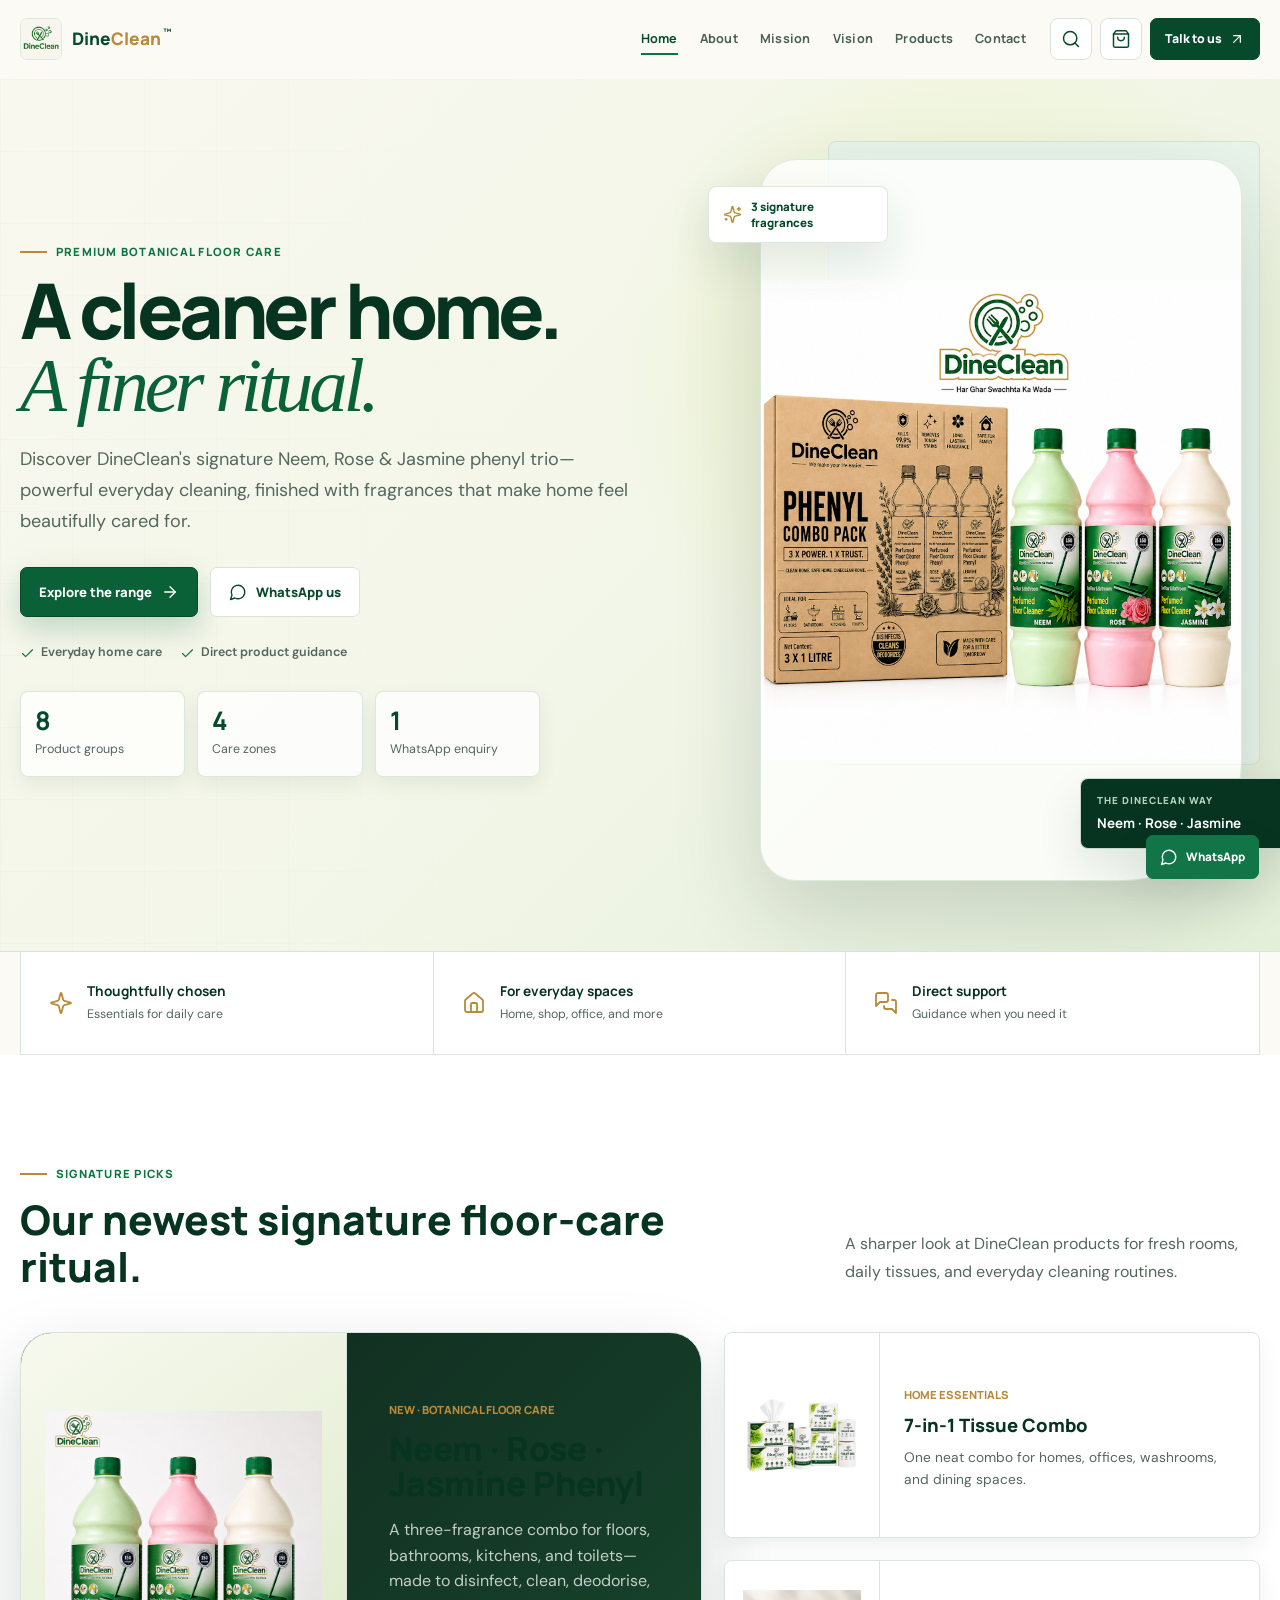
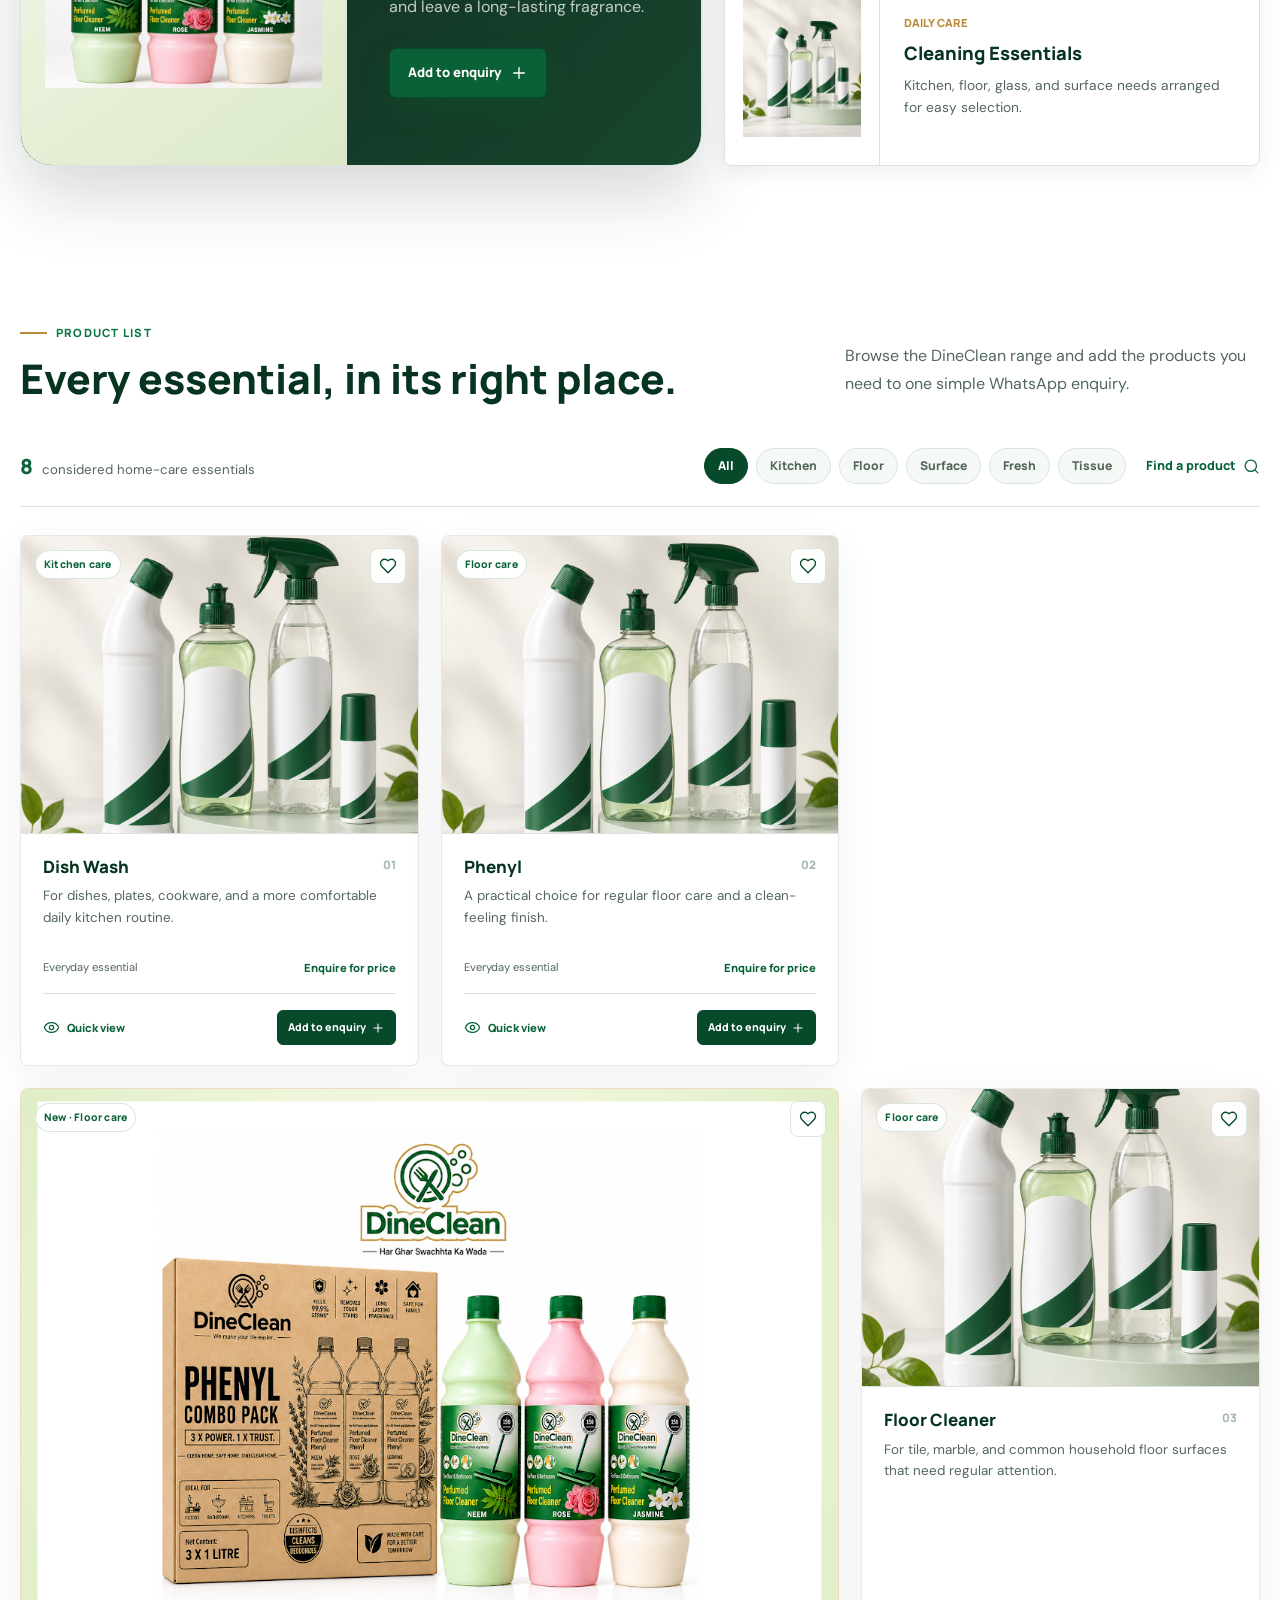
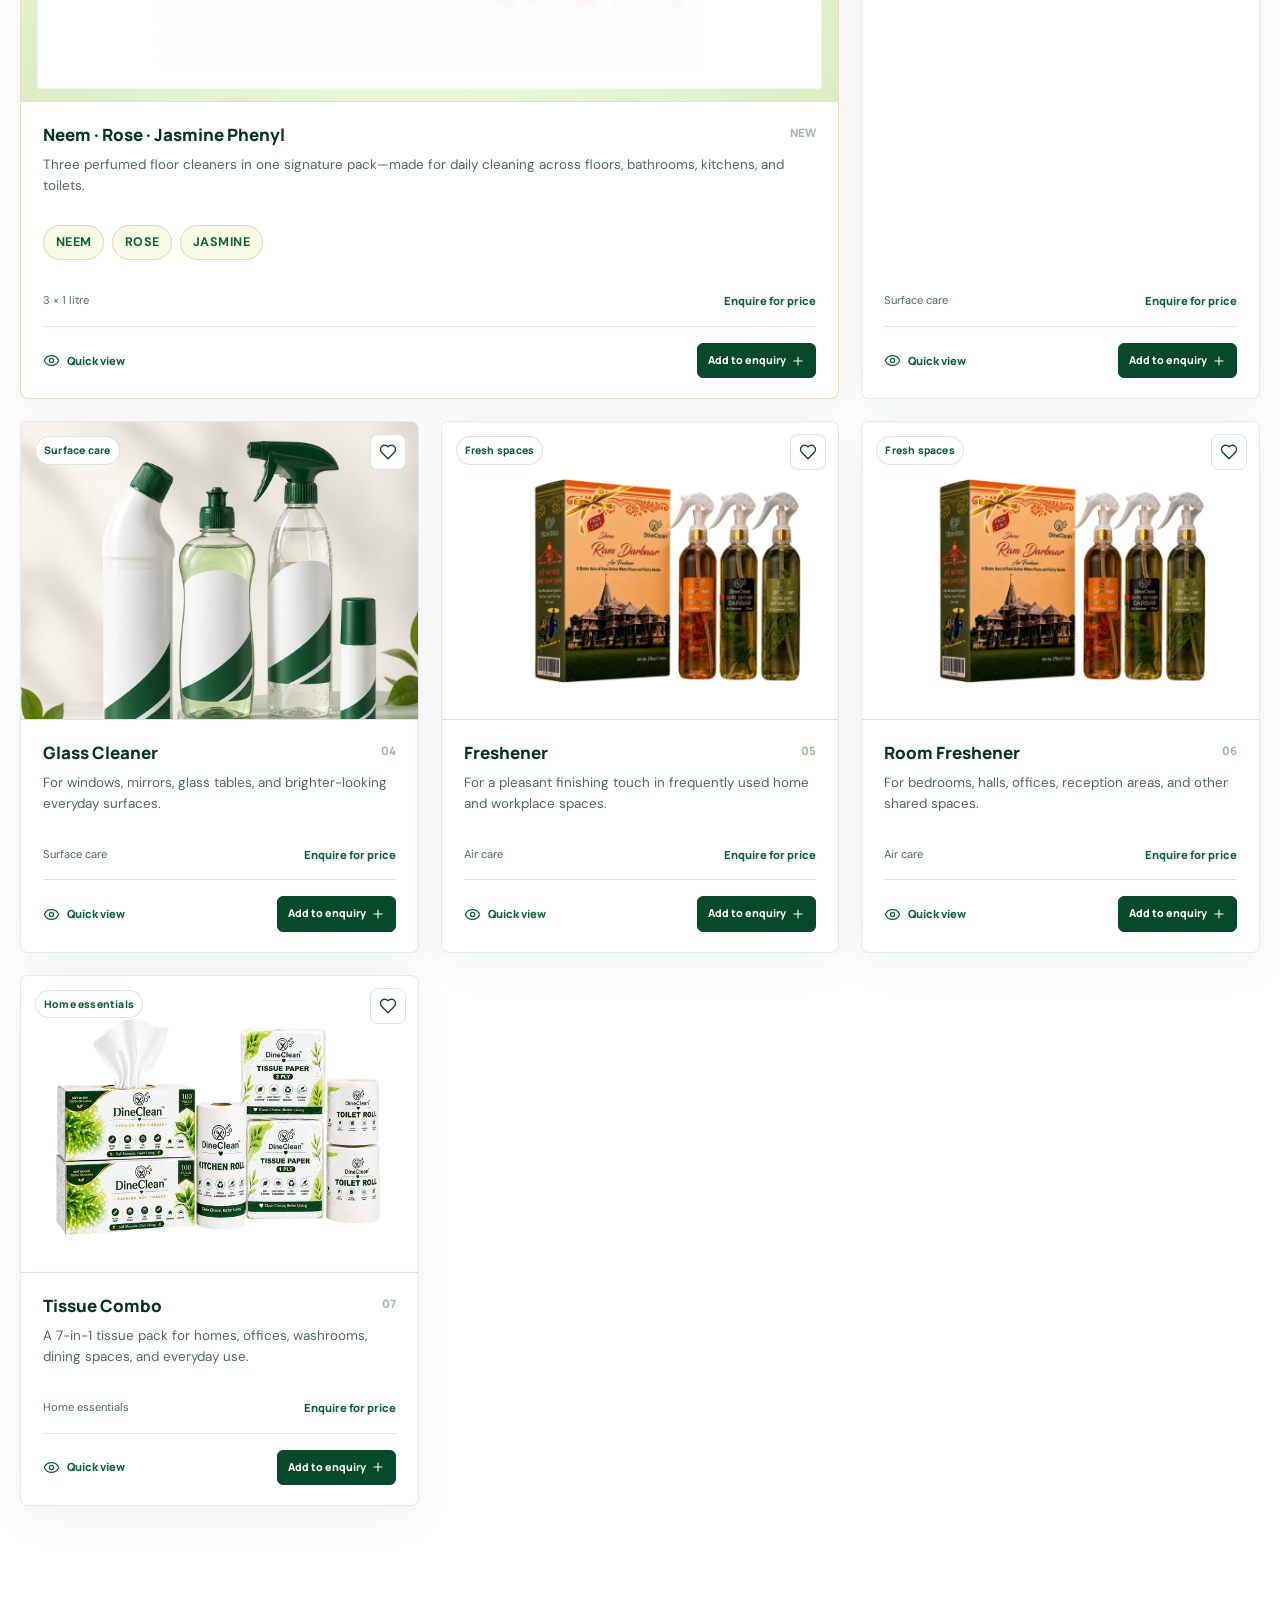
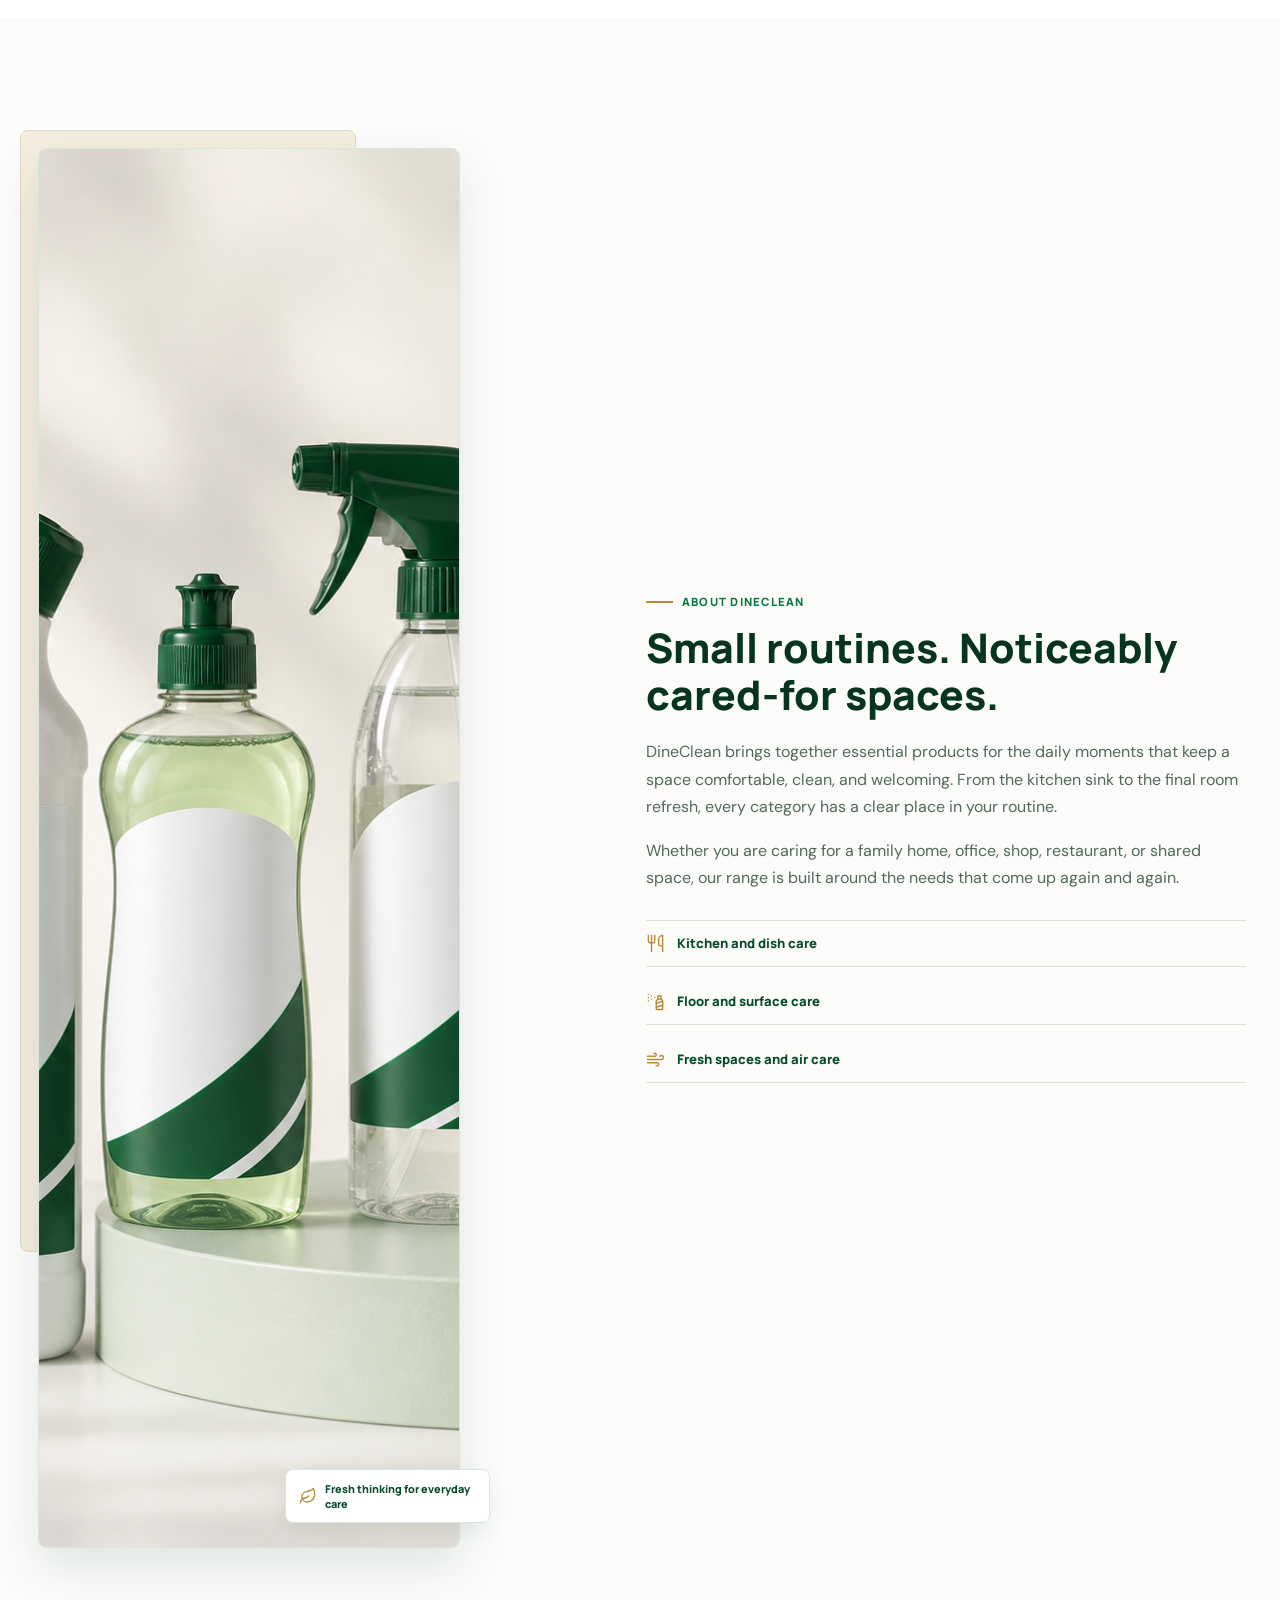
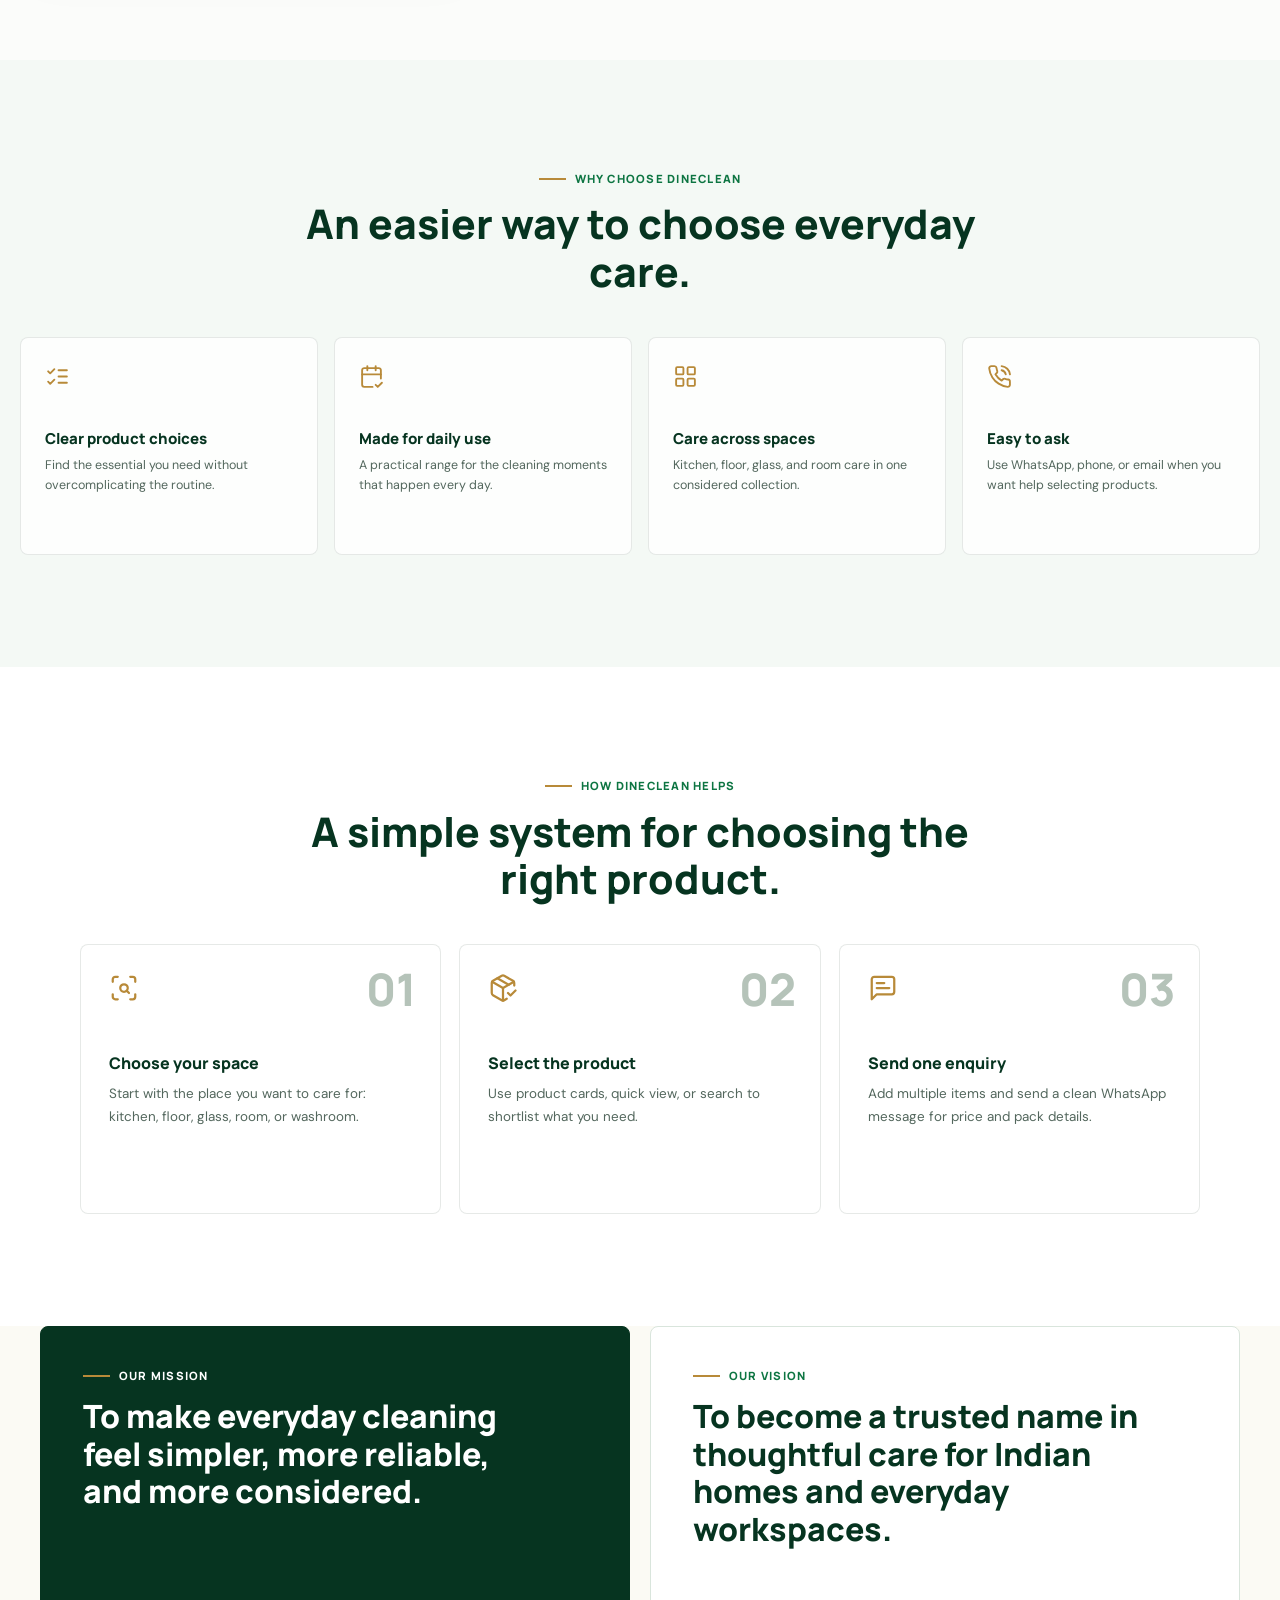
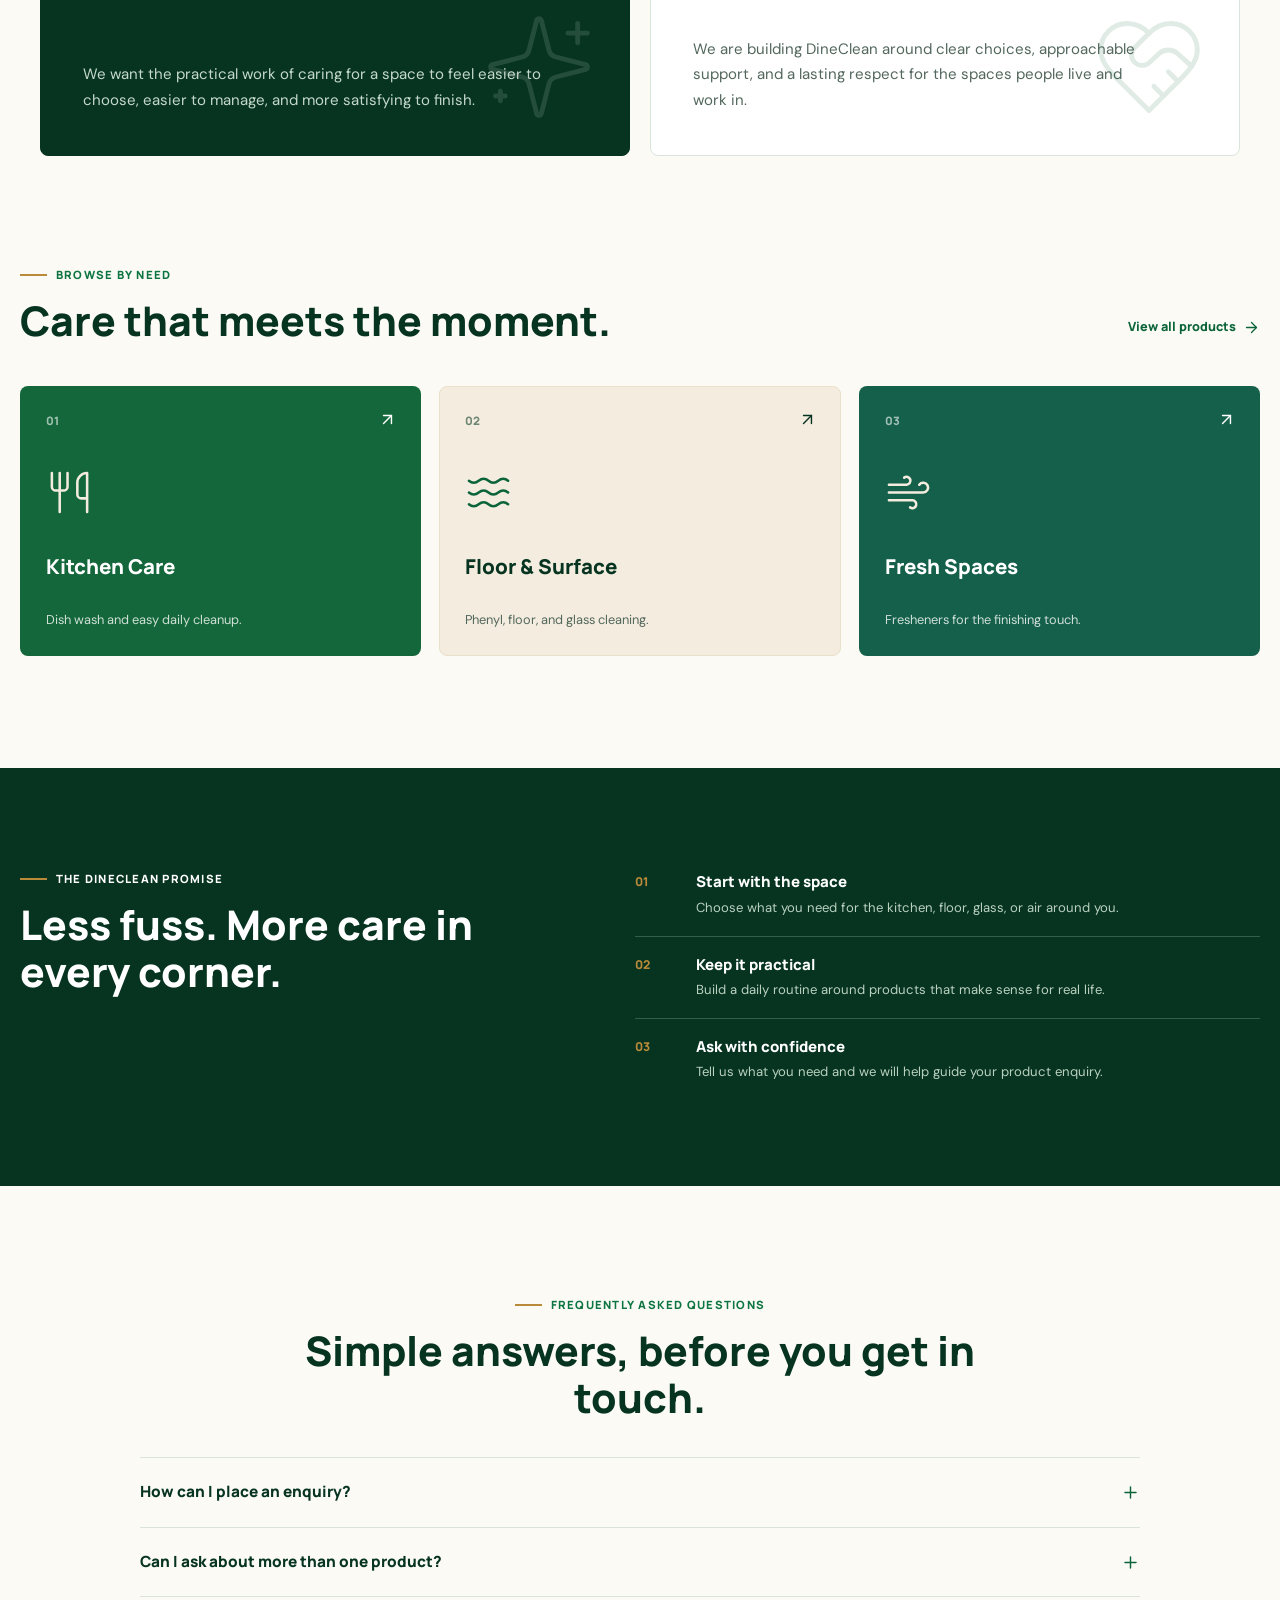
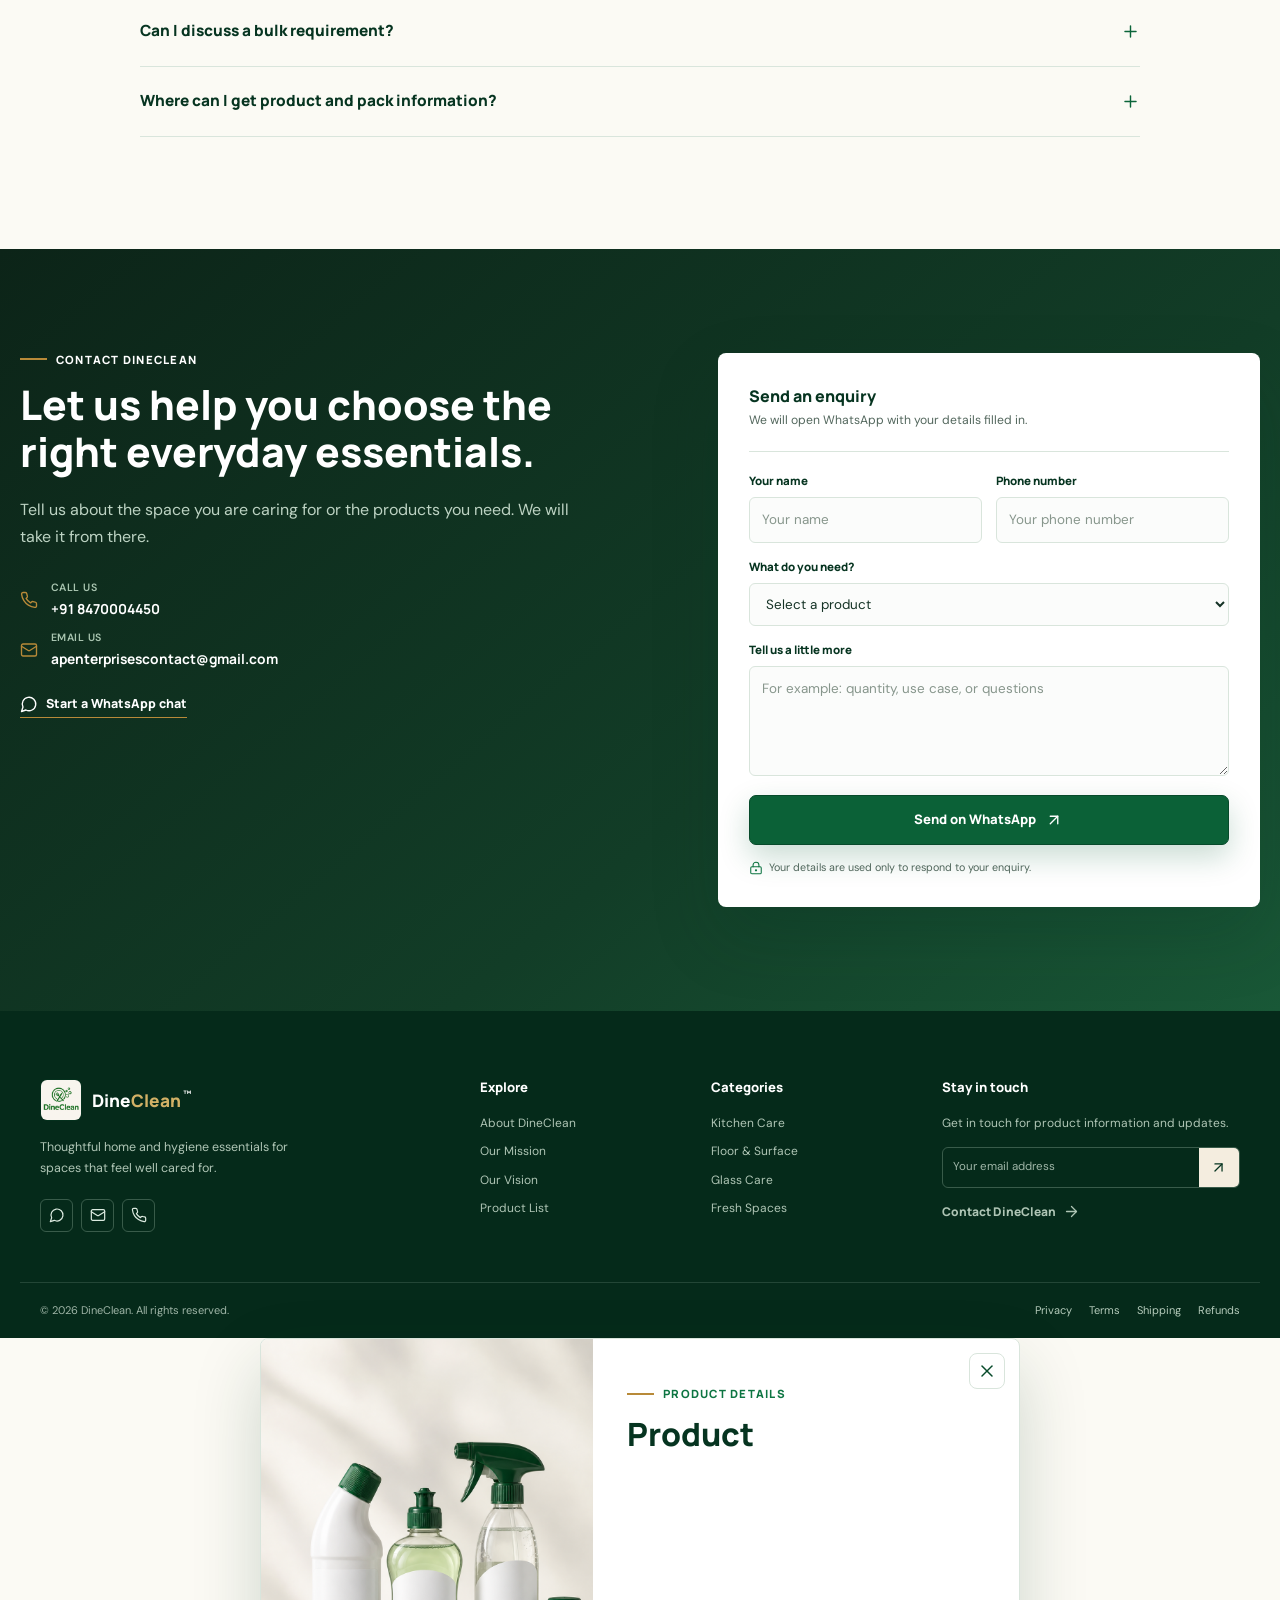
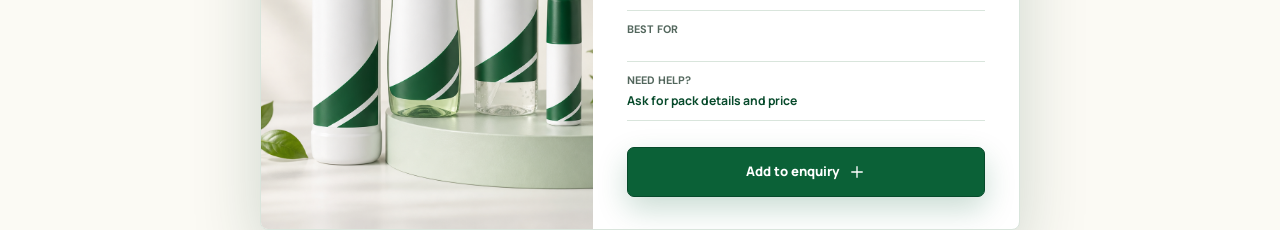
<file: index.html>
<!DOCTYPE html>
<html lang="en">
  <head>
    <meta charset="UTF-8" />
    <meta name="viewport" content="width=device-width, initial-scale=1.0" />
    <meta name="theme-color" content="#0b5b35" />
    <meta name="robots" content="index, follow" />
    <title>DineClean | Premium Home & Cleaning Essentials</title>
    <meta
      name="description"
      content="DineClean offers thoughtful home and hygiene essentials for kitchens, floors, glass surfaces, and fresh everyday spaces."
    />
    <link rel="canonical" href="https://dineclean.in/" />
    <link rel="preconnect" href="https://fonts.googleapis.com" />
    <link rel="preconnect" href="https://fonts.gstatic.com" crossorigin />
    <link
      href="https://fonts.googleapis.com/css2?family=Manrope:wght@400;500;600;700;800&family=DM+Sans:wght@400;500;600;700&display=swap"
      rel="stylesheet"
    />
    <link
      rel="preload"
      as="image"
      href="assets/neem-jasmine-rose-front.png"
      imagesrcset="assets/neem-jasmine-rose-front.png 720w"
      imagesizes="(max-width: 760px) 88vw, 46vw"
    />
    <meta property="og:type" content="website" />
    <meta property="og:site_name" content="DineClean" />
    <meta property="og:title" content="DineClean | Premium Home & Cleaning Essentials" />
    <meta
      property="og:description"
      content="Thoughtful cleaning essentials for fresh, well-cared-for everyday spaces."
    />
    <meta property="og:url" content="https://dineclean.in/" />
    <meta property="og:image" content="https://dineclean.in/assets/dineclean-product-collection.png" />
    <meta name="twitter:card" content="summary_large_image" />
    <meta name="twitter:title" content="DineClean | Premium Home & Cleaning Essentials" />
    <meta
      name="twitter:description"
      content="Thoughtful cleaning essentials for fresh, well-cared-for everyday spaces."
    />
    <meta name="twitter:image" content="https://dineclean.in/assets/dineclean-product-collection.png" />
    <script type="application/ld+json">
      {
        "@context": "https://schema.org",
        "@type": "Organization",
        "name": "DineClean",
        "url": "https://dineclean.in/",
        "logo": "https://dineclean.in/assets/dineclean-logo.jpeg",
        "description": "Home and cleaning essentials for kitchens, floors, glass surfaces, and fresh everyday spaces.",
        "contactPoint": [
          {
            "@type": "ContactPoint",
            "telephone": "+91-8470004450",
            "email": "apenterprisescontact@gmail.com",
            "contactType": "customer service",
            "areaServed": "IN",
            "availableLanguage": ["en", "hi"]
          }
        ]
      }
    </script>
    <link rel="stylesheet" href="styles.css" />
    <script src="assets/lucide.min.js" defer></script>
    <script src="script.js" defer></script>
  </head>
  <body>
    <a class="skip-link" href="#main-content">Skip to content</a>
    <div class="scroll-progress" aria-hidden="true"><span></span></div>

    <header class="site-header" id="site-header">
      <div class="nav-shell">
        <a class="brand" href="#home" aria-label="DineClean home">
          <img src="assets/dineclean-logo.jpeg" alt="DineClean logo" width="96" height="96" />
          <span>Dine<span>Clean</span><sup>&trade;</sup></span>
        </a>

        <nav class="site-nav" id="site-nav" aria-label="Main navigation">
          <a href="#home" data-nav-link>Home</a>
          <a href="#about" data-nav-link>About</a>
          <a href="#mission" data-nav-link>Mission</a>
          <a href="#vision" data-nav-link>Vision</a>
          <a href="#products" data-nav-link>Products</a>
          <a href="#contact" data-nav-link>Contact</a>
        </nav>

        <div class="nav-actions">
          <button class="icon-button desktop-only" type="button" data-open-search aria-label="Search products" title="Search products">
            <i data-lucide="search" aria-hidden="true"></i>
          </button>
          <button class="icon-button enquiry-button" type="button" data-open-enquiry aria-label="Open product enquiry" title="Your enquiry">
            <i data-lucide="shopping-bag" aria-hidden="true"></i>
            <span class="enquiry-count" data-enquiry-count hidden>0</span>
          </button>
          <a class="nav-contact desktop-only" href="#contact">Talk to us <i data-lucide="arrow-up-right" aria-hidden="true"></i></a>
          <button class="nav-toggle" type="button" aria-controls="site-nav" aria-label="Open menu" aria-expanded="false">
            <i class="menu-icon" data-lucide="menu" aria-hidden="true"></i>
            <i class="close-icon" data-lucide="x" aria-hidden="true"></i>
          </button>
        </div>
      </div>
    </header>

    <main id="main-content">
      <section class="hero" id="home" aria-labelledby="hero-title">
        <div class="hero-grid">
          <div class="hero-copy" data-reveal="up">
            <p class="eyebrow"><span></span> Premium botanical floor care</p>
            <h1 id="hero-title">A cleaner home.<br /><em>A finer ritual.</em></h1>
            <p class="hero-intro">
              Discover DineClean's signature Neem, Rose &amp; Jasmine phenyl trio—powerful everyday cleaning, finished with fragrances that make home feel beautifully cared for.
            </p>
            <div class="hero-actions">
              <a class="button button-primary" href="#products">
                Explore the range <i data-lucide="arrow-right" aria-hidden="true"></i>
              </a>
              <a class="button button-secondary" href="https://wa.me/918470004450" target="_blank" rel="noopener">
                <i data-lucide="message-circle" aria-hidden="true"></i> WhatsApp us
              </a>
            </div>
            <ul class="hero-notes" aria-label="DineClean benefits">
              <li><i data-lucide="check" aria-hidden="true"></i> Everyday home care</li>
              <li><i data-lucide="check" aria-hidden="true"></i> Direct product guidance</li>
            </ul>
            <div class="hero-stats" aria-label="DineClean range summary">
              <div><strong data-count-to="8">0</strong><span>Product groups</span></div>
              <div><strong data-count-to="4">0</strong><span>Care zones</span></div>
              <div><strong data-count-to="1">0</strong><span>WhatsApp enquiry</span></div>
            </div>
          </div>

          <div class="hero-visual" data-reveal="right">
            <div class="hero-visual-frame">
              <img
                src="assets/neem-jasmine-rose-front.png"
                alt="DineClean Neem, Rose and Jasmine perfumed floor cleaner combo"
                width="720"
                height="720"
                fetchpriority="high"
                decoding="async"
              />
            </div>
            <div class="hero-note hero-note-top">
              <i data-lucide="sparkles" aria-hidden="true"></i>
              <span>3 signature fragrances</span>
            </div>
            <div class="hero-note hero-note-bottom">
              <span class="note-kicker">THE DINECLEAN WAY</span>
              <strong>Neem · Rose · Jasmine</strong>
            </div>
          </div>
        </div>
      </section>

      <section class="assurance-bar" aria-label="DineClean highlights">
        <div class="assurance-item" data-reveal="up">
          <i data-lucide="sparkle" aria-hidden="true"></i>
          <div><strong>Thoughtfully chosen</strong><span>Essentials for daily care</span></div>
        </div>
        <div class="assurance-item" data-reveal="up">
          <i data-lucide="house" aria-hidden="true"></i>
          <div><strong>For everyday spaces</strong><span>Home, shop, office, and more</span></div>
        </div>
        <div class="assurance-item" data-reveal="up">
          <i data-lucide="messages-square" aria-hidden="true"></i>
          <div><strong>Direct support</strong><span>Guidance when you need it</span></div>
        </div>
      </section>

      <section class="section signature-section" aria-labelledby="signature-title">
        <div class="section-heading split-heading" data-reveal="up">
          <div>
            <p class="eyebrow"><span></span> Signature picks</p>
            <h2 id="signature-title">Our newest signature floor-care ritual.</h2>
          </div>
          <p>
            A sharper look at DineClean products for fresh rooms, daily tissues, and everyday cleaning routines.
          </p>
        </div>
        <div class="signature-grid">
          <article class="signature-feature" data-reveal="left">
            <div class="signature-image">
              <img src="assets/neem-jasmine-rose-combo.png" alt="DineClean Neem, Rose and Jasmine phenyl combo pack" width="720" height="720" loading="lazy" decoding="async" />
            </div>
            <div class="signature-copy">
              <span>New · Botanical floor care</span>
              <h3>Neem · Rose · Jasmine Phenyl</h3>
              <p>A three-fragrance combo for floors, bathrooms, kitchens, and toilets—made to disinfect, clean, deodorise, and leave a long-lasting fragrance.</p>
              <button class="button button-primary" type="button" data-add-enquiry="Neem Rose Jasmine Phenyl">Add to enquiry <i data-lucide="plus" aria-hidden="true"></i></button>
            </div>
          </article>
          <div class="signature-stack" data-reveal="right">
            <article>
              <img src="assets/dineclean-tissue-combo.png" alt="DineClean 7 in 1 tissue combo pack" width="625" height="420" loading="lazy" decoding="async" />
              <div><span>Home essentials</span><h3>7-in-1 Tissue Combo</h3><p>One neat combo for homes, offices, washrooms, and dining spaces.</p></div>
            </article>
            <article>
              <img src="assets/dineclean-product-collection.png" alt="DineClean cleaning product range" width="1122" height="1400" loading="lazy" decoding="async" />
              <div><span>Daily care</span><h3>Cleaning Essentials</h3><p>Kitchen, floor, glass, and surface needs arranged for easy selection.</p></div>
            </article>
          </div>
        </div>
      </section>

      <section class="section product-section" id="products" aria-labelledby="products-title">
        <div class="section-heading split-heading" data-reveal="up">
          <div>
            <p class="eyebrow"><span></span> Product list</p>
            <h2 id="products-title">Every essential, in its right place.</h2>
          </div>
          <p>
            Browse the DineClean range and add the products you need to one simple WhatsApp enquiry.
          </p>
        </div>

        <div class="product-toolbar" data-reveal="up">
          <p><span>8</span> considered home-care essentials</p>
          <div class="toolbar-actions">
            <div class="product-filter" aria-label="Filter products">
              <button class="filter-pill is-active" type="button" data-product-filter="all">All</button>
              <button class="filter-pill" type="button" data-product-filter="Kitchen care">Kitchen</button>
              <button class="filter-pill" type="button" data-product-filter="Floor care">Floor</button>
              <button class="filter-pill" type="button" data-product-filter="Surface care">Surface</button>
              <button class="filter-pill" type="button" data-product-filter="Fresh spaces">Fresh</button>
              <button class="filter-pill" type="button" data-product-filter="Home essentials">Tissue</button>
            </div>
            <button class="text-button" type="button" data-open-search>
              Find a product <i data-lucide="search" aria-hidden="true"></i>
            </button>
          </div>
        </div>

        <div class="product-grid">
          <article class="product-card" id="dish-wash" data-product-card data-name="Dish Wash" data-category="Kitchen care">
            <div class="product-media product-media-dish">
              <span class="product-chip">Kitchen care</span>
              <button class="wishlist-button" type="button" data-wishlist="Dish Wash" aria-label="Save Dish Wash" aria-pressed="false" title="Save Dish Wash">
                <i data-lucide="heart" aria-hidden="true"></i>
              </button>
              <img src="assets/dineclean-product-collection.png" alt="Dish wash product presentation" width="1122" height="1400" loading="lazy" decoding="async" />
            </div>
            <div class="product-content">
              <div class="product-title-row"><h3>Dish Wash</h3><span>01</span></div>
              <p>For dishes, plates, cookware, and a more comfortable daily kitchen routine.</p>
              <div class="product-meta"><span>Everyday essential</span><strong>Enquire for price</strong></div>
              <div class="product-actions">
                <button class="inline-action" type="button" data-quick-view="Dish Wash"><i data-lucide="eye" aria-hidden="true"></i> Quick view</button>
                <button class="product-add" type="button" data-add-enquiry="Dish Wash">Add to enquiry <i data-lucide="plus" aria-hidden="true"></i></button>
              </div>
            </div>
          </article>

          <article class="product-card" id="phenyl" data-product-card data-name="Phenyl" data-category="Floor care">
            <div class="product-media product-media-phenyl">
              <span class="product-chip">Floor care</span>
              <button class="wishlist-button" type="button" data-wishlist="Phenyl" aria-label="Save Phenyl" aria-pressed="false" title="Save Phenyl">
                <i data-lucide="heart" aria-hidden="true"></i>
              </button>
              <img src="assets/dineclean-product-collection.png" alt="Phenyl product presentation" width="1122" height="1400" loading="lazy" decoding="async" />
            </div>
            <div class="product-content">
              <div class="product-title-row"><h3>Phenyl</h3><span>02</span></div>
              <p>A practical choice for regular floor care and a clean-feeling finish.</p>
              <div class="product-meta"><span>Everyday essential</span><strong>Enquire for price</strong></div>
              <div class="product-actions">
                <button class="inline-action" type="button" data-quick-view="Phenyl"><i data-lucide="eye" aria-hidden="true"></i> Quick view</button>
                <button class="product-add" type="button" data-add-enquiry="Phenyl">Add to enquiry <i data-lucide="plus" aria-hidden="true"></i></button>
              </div>
            </div>
          </article>

          <article class="product-card product-card-featured" id="neem-rose-jasmine-phenyl" data-product-card data-name="Neem Rose Jasmine Phenyl" data-category="Floor care">
            <div class="product-media product-media-botanical">
              <span class="product-chip">New · Floor care</span>
              <button class="wishlist-button" type="button" data-wishlist="Neem Rose Jasmine Phenyl" aria-label="Save Neem Rose Jasmine Phenyl" aria-pressed="false" title="Save Neem Rose Jasmine Phenyl"><i data-lucide="heart" aria-hidden="true"></i></button>
              <img class="product-image-contain" src="assets/neem-jasmine-rose-front.png" alt="DineClean Neem, Rose and Jasmine perfumed floor cleaner combo with three one-litre bottles" width="720" height="720" loading="lazy" decoding="async" />
            </div>
            <div class="product-content">
              <div class="product-title-row"><h3>Neem · Rose · Jasmine Phenyl</h3><span>NEW</span></div>
              <p>Three perfumed floor cleaners in one signature pack—made for daily cleaning across floors, bathrooms, kitchens, and toilets.</p>
              <div class="fragrance-notes"><span>Neem</span><span>Rose</span><span>Jasmine</span></div>
              <div class="product-meta"><span>3 × 1 litre</span><strong>Enquire for price</strong></div>
              <div class="product-actions">
                <button class="inline-action" type="button" data-quick-view="Neem Rose Jasmine Phenyl"><i data-lucide="eye" aria-hidden="true"></i> Quick view</button>
                <button class="product-add" type="button" data-add-enquiry="Neem Rose Jasmine Phenyl">Add to enquiry <i data-lucide="plus" aria-hidden="true"></i></button>
              </div>
            </div>
          </article>

          <article class="product-card" id="floor-cleaner" data-product-card data-name="Floor Cleaner" data-category="Floor care">
            <div class="product-media product-media-floor">
              <span class="product-chip">Floor care</span>
              <button class="wishlist-button" type="button" data-wishlist="Floor Cleaner" aria-label="Save Floor Cleaner" aria-pressed="false" title="Save Floor Cleaner">
                <i data-lucide="heart" aria-hidden="true"></i>
              </button>
              <img src="assets/dineclean-product-collection.png" alt="Floor cleaner product presentation" width="1122" height="1400" loading="lazy" decoding="async" />
            </div>
            <div class="product-content">
              <div class="product-title-row"><h3>Floor Cleaner</h3><span>03</span></div>
              <p>For tile, marble, and common household floor surfaces that need regular attention.</p>
              <div class="product-meta"><span>Surface care</span><strong>Enquire for price</strong></div>
              <div class="product-actions">
                <button class="inline-action" type="button" data-quick-view="Floor Cleaner"><i data-lucide="eye" aria-hidden="true"></i> Quick view</button>
                <button class="product-add" type="button" data-add-enquiry="Floor Cleaner">Add to enquiry <i data-lucide="plus" aria-hidden="true"></i></button>
              </div>
            </div>
          </article>

          <article class="product-card" id="glass-cleaner" data-product-card data-name="Glass Cleaner" data-category="Surface care">
            <div class="product-media product-media-glass">
              <span class="product-chip">Surface care</span>
              <button class="wishlist-button" type="button" data-wishlist="Glass Cleaner" aria-label="Save Glass Cleaner" aria-pressed="false" title="Save Glass Cleaner">
                <i data-lucide="heart" aria-hidden="true"></i>
              </button>
              <img src="assets/dineclean-product-collection.png" alt="Glass cleaner product presentation" width="1122" height="1400" loading="lazy" decoding="async" />
            </div>
            <div class="product-content">
              <div class="product-title-row"><h3>Glass Cleaner</h3><span>04</span></div>
              <p>For windows, mirrors, glass tables, and brighter-looking everyday surfaces.</p>
              <div class="product-meta"><span>Surface care</span><strong>Enquire for price</strong></div>
              <div class="product-actions">
                <button class="inline-action" type="button" data-quick-view="Glass Cleaner"><i data-lucide="eye" aria-hidden="true"></i> Quick view</button>
                <button class="product-add" type="button" data-add-enquiry="Glass Cleaner">Add to enquiry <i data-lucide="plus" aria-hidden="true"></i></button>
              </div>
            </div>
          </article>

          <article class="product-card" id="freshener" data-product-card data-name="Freshener" data-category="Fresh spaces">
            <div class="product-media product-media-freshener">
              <span class="product-chip">Fresh spaces</span>
              <button class="wishlist-button" type="button" data-wishlist="Freshener" aria-label="Save Freshener" aria-pressed="false" title="Save Freshener">
                <i data-lucide="heart" aria-hidden="true"></i>
              </button>
              <img class="product-image-contain" src="assets/dineclean-room-freshener.png" alt="DineClean room freshener spray pack with three bottles" width="670" height="530" loading="lazy" decoding="async" />
            </div>
            <div class="product-content">
              <div class="product-title-row"><h3>Freshener</h3><span>05</span></div>
              <p>For a pleasant finishing touch in frequently used home and workplace spaces.</p>
              <div class="product-meta"><span>Air care</span><strong>Enquire for price</strong></div>
              <div class="product-actions">
                <button class="inline-action" type="button" data-quick-view="Freshener"><i data-lucide="eye" aria-hidden="true"></i> Quick view</button>
                <button class="product-add" type="button" data-add-enquiry="Freshener">Add to enquiry <i data-lucide="plus" aria-hidden="true"></i></button>
              </div>
            </div>
          </article>

          <article class="product-card" id="room-freshener" data-product-card data-name="Room Freshener" data-category="Fresh spaces">
            <div class="product-media product-media-room">
              <span class="product-chip">Fresh spaces</span>
              <button class="wishlist-button" type="button" data-wishlist="Room Freshener" aria-label="Save Room Freshener" aria-pressed="false" title="Save Room Freshener">
                <i data-lucide="heart" aria-hidden="true"></i>
              </button>
              <img class="product-image-contain" src="assets/dineclean-room-freshener.png" alt="DineClean Shree Ram Darbaar room freshener combo pack" width="670" height="530" loading="lazy" decoding="async" />
            </div>
            <div class="product-content">
              <div class="product-title-row"><h3>Room Freshener</h3><span>06</span></div>
              <p>For bedrooms, halls, offices, reception areas, and other shared spaces.</p>
              <div class="product-meta"><span>Air care</span><strong>Enquire for price</strong></div>
              <div class="product-actions">
                <button class="inline-action" type="button" data-quick-view="Room Freshener"><i data-lucide="eye" aria-hidden="true"></i> Quick view</button>
                <button class="product-add" type="button" data-add-enquiry="Room Freshener">Add to enquiry <i data-lucide="plus" aria-hidden="true"></i></button>
              </div>
            </div>
          </article>

          <article class="product-card" id="tissue-combo" data-product-card data-name="Tissue Combo" data-category="Home essentials">
            <div class="product-media product-media-tissue">
              <span class="product-chip">Home essentials</span>
              <button class="wishlist-button" type="button" data-wishlist="Tissue Combo" aria-label="Save Tissue Combo" aria-pressed="false" title="Save Tissue Combo">
                <i data-lucide="heart" aria-hidden="true"></i>
              </button>
              <img class="product-image-contain" src="assets/dineclean-tissue-combo.png" alt="DineClean 7 in 1 tissue combo pack with tissue boxes, napkins, kitchen roll, and toilet rolls" width="625" height="420" loading="lazy" decoding="async" />
            </div>
            <div class="product-content">
              <div class="product-title-row"><h3>Tissue Combo</h3><span>07</span></div>
              <p>A 7-in-1 tissue pack for homes, offices, washrooms, dining spaces, and everyday use.</p>
              <div class="product-meta"><span>Home essentials</span><strong>Enquire for price</strong></div>
              <div class="product-actions">
                <button class="inline-action" type="button" data-quick-view="Tissue Combo"><i data-lucide="eye" aria-hidden="true"></i> Quick view</button>
                <button class="product-add" type="button" data-add-enquiry="Tissue Combo">Add to enquiry <i data-lucide="plus" aria-hidden="true"></i></button>
              </div>
            </div>
          </article>
        </div>
      </section>

      <section class="section about-section" id="about" aria-labelledby="about-title">
        <div class="about-image" data-reveal="left">
          <img src="assets/dineclean-product-collection.png" alt="DineClean cleaning range arranged for home care" width="1122" height="1400" loading="lazy" decoding="async" />
          <div class="about-image-caption"><i data-lucide="leaf" aria-hidden="true"></i><span>Fresh thinking for everyday care</span></div>
        </div>
        <div class="about-copy" data-reveal="right">
          <p class="eyebrow"><span></span> About DineClean</p>
          <h2 id="about-title">Small routines. Noticeably cared-for spaces.</h2>
          <p>
            DineClean brings together essential products for the daily moments that keep a space comfortable, clean, and welcoming. From the kitchen sink to the final room refresh, every category has a clear place in your routine.
          </p>
          <p>
            Whether you are caring for a family home, office, shop, restaurant, or shared space, our range is built around the needs that come up again and again.
          </p>
          <div class="about-points">
            <div><i data-lucide="utensils" aria-hidden="true"></i><span>Kitchen and dish care</span></div>
            <div><i data-lucide="spray-can" aria-hidden="true"></i><span>Floor and surface care</span></div>
            <div><i data-lucide="wind" aria-hidden="true"></i><span>Fresh spaces and air care</span></div>
          </div>
        </div>
      </section>

      <section class="section choice-section" aria-labelledby="choice-title">
        <div class="section-heading centered" data-reveal="up">
          <p class="eyebrow"><span></span> Why choose DineClean</p>
          <h2 id="choice-title">An easier way to choose everyday care.</h2>
        </div>
        <div class="choice-grid">
          <article class="choice-card" data-reveal="up"><i data-lucide="list-checks" aria-hidden="true"></i><h3>Clear product choices</h3><p>Find the essential you need without overcomplicating the routine.</p></article>
          <article class="choice-card" data-reveal="up"><i data-lucide="calendar-check-2" aria-hidden="true"></i><h3>Made for daily use</h3><p>A practical range for the cleaning moments that happen every day.</p></article>
          <article class="choice-card" data-reveal="up"><i data-lucide="layout-grid" aria-hidden="true"></i><h3>Care across spaces</h3><p>Kitchen, floor, glass, and room care in one considered collection.</p></article>
          <article class="choice-card" data-reveal="up"><i data-lucide="phone-call" aria-hidden="true"></i><h3>Easy to ask</h3><p>Use WhatsApp, phone, or email when you want help selecting products.</p></article>
        </div>
      </section>

      <section class="section care-system-section" aria-labelledby="care-system-title">
        <div class="section-heading centered" data-reveal="up">
          <p class="eyebrow"><span></span> How DineClean helps</p>
          <h2 id="care-system-title">A simple system for choosing the right product.</h2>
        </div>
        <div class="care-system-grid">
          <article data-reveal="up"><span>01</span><i data-lucide="scan-search" aria-hidden="true"></i><h3>Choose your space</h3><p>Start with the place you want to care for: kitchen, floor, glass, room, or washroom.</p></article>
          <article data-reveal="up"><span>02</span><i data-lucide="package-check" aria-hidden="true"></i><h3>Select the product</h3><p>Use product cards, quick view, or search to shortlist what you need.</p></article>
          <article data-reveal="up"><span>03</span><i data-lucide="message-square-text" aria-hidden="true"></i><h3>Send one enquiry</h3><p>Add multiple items and send a clean WhatsApp message for price and pack details.</p></article>
        </div>
      </section>

      <section class="statement-section" id="mission" aria-labelledby="mission-title">
        <div class="statement-card statement-dark" data-reveal="left">
          <div>
            <p class="eyebrow"><span></span> Our mission</p>
            <h2 id="mission-title">To make everyday cleaning feel simpler, more reliable, and more considered.</h2>
          </div>
          <p>We want the practical work of caring for a space to feel easier to choose, easier to manage, and more satisfying to finish.</p>
          <i class="statement-mark" data-lucide="sparkles" aria-hidden="true"></i>
        </div>
        <div class="statement-card statement-light" id="vision" data-reveal="right">
          <div>
            <p class="eyebrow"><span></span> Our vision</p>
            <h2>To become a trusted name in thoughtful care for Indian homes and everyday workspaces.</h2>
          </div>
          <p>We are building DineClean around clear choices, approachable support, and a lasting respect for the spaces people live and work in.</p>
          <i class="statement-mark" data-lucide="heart-handshake" aria-hidden="true"></i>
        </div>
      </section>

      <section class="section category-section" aria-labelledby="categories-title">
        <div class="section-heading split-heading" data-reveal="up">
          <div>
            <p class="eyebrow"><span></span> Browse by need</p>
            <h2 id="categories-title">Care that meets the moment.</h2>
          </div>
          <a class="text-button" href="#products">View all products <i data-lucide="arrow-right" aria-hidden="true"></i></a>
        </div>
        <div class="category-grid">
          <a class="category-card category-kitchen" href="#dish-wash" data-reveal="up"><span>01</span><i data-lucide="utensils" aria-hidden="true"></i><h3>Kitchen Care</h3><p>Dish wash and easy daily cleanup.</p><i class="category-arrow" data-lucide="arrow-up-right" aria-hidden="true"></i></a>
          <a class="category-card category-floor" href="#floor-cleaner" data-reveal="up"><span>02</span><i data-lucide="waves" aria-hidden="true"></i><h3>Floor &amp; Surface</h3><p>Phenyl, floor, and glass cleaning.</p><i class="category-arrow" data-lucide="arrow-up-right" aria-hidden="true"></i></a>
          <a class="category-card category-air" href="#room-freshener" data-reveal="up"><span>03</span><i data-lucide="wind" aria-hidden="true"></i><h3>Fresh Spaces</h3><p>Fresheners for the finishing touch.</p><i class="category-arrow" data-lucide="arrow-up-right" aria-hidden="true"></i></a>
        </div>
      </section>

      <section class="promise-section" aria-labelledby="promise-title">
        <div class="promise-intro" data-reveal="left">
          <p class="eyebrow"><span></span> The DineClean promise</p>
          <h2 id="promise-title">Less fuss. More care in every corner.</h2>
        </div>
        <div class="promise-list" data-reveal="right">
          <div><span>01</span><div><h3>Start with the space</h3><p>Choose what you need for the kitchen, floor, glass, or air around you.</p></div></div>
          <div><span>02</span><div><h3>Keep it practical</h3><p>Build a daily routine around products that make sense for real life.</p></div></div>
          <div><span>03</span><div><h3>Ask with confidence</h3><p>Tell us what you need and we will help guide your product enquiry.</p></div></div>
        </div>
      </section>

      <section class="section faq-section" aria-labelledby="faq-title">
        <div class="section-heading centered" data-reveal="up">
          <p class="eyebrow"><span></span> Frequently asked questions</p>
          <h2 id="faq-title">Simple answers, before you get in touch.</h2>
        </div>
        <div class="faq-list" data-reveal="up">
          <details>
            <summary>How can I place an enquiry?<i data-lucide="plus" aria-hidden="true"></i></summary>
            <p>Add products to your enquiry list, then send it directly on WhatsApp. You can also contact us by phone or email.</p>
          </details>
          <details>
            <summary>Can I ask about more than one product?<i data-lucide="plus" aria-hidden="true"></i></summary>
            <p>Yes. Add every product you are interested in to the enquiry list and send one clear message to DineClean.</p>
          </details>
          <details>
            <summary>Can I discuss a bulk requirement?<i data-lucide="plus" aria-hidden="true"></i></summary>
            <p>Yes. Share the products and quantity you are looking for through WhatsApp, phone, or email to discuss availability.</p>
          </details>
          <details>
            <summary>Where can I get product and pack information?<i data-lucide="plus" aria-hidden="true"></i></summary>
            <p>Use the quick view on any product, then contact us for the latest pack options, availability, and price information.</p>
          </details>
        </div>
      </section>

      <section class="contact-section" id="contact" aria-labelledby="contact-title">
        <div class="contact-intro" data-reveal="left">
          <p class="eyebrow"><span></span> Contact DineClean</p>
          <h2 id="contact-title">Let us help you choose the right everyday essentials.</h2>
          <p>Tell us about the space you are caring for or the products you need. We will take it from there.</p>
          <div class="contact-details">
            <a href="tel:+918470004450"><i data-lucide="phone" aria-hidden="true"></i><span><small>Call us</small>+91 8470004450</span></a>
            <a href="mailto:apenterprisescontact@gmail.com"><i data-lucide="mail" aria-hidden="true"></i><span><small>Email us</small>apenterprisescontact@gmail.com</span></a>
          </div>
          <a class="contact-whatsapp" href="https://wa.me/918470004450" target="_blank" rel="noopener"><i data-lucide="message-circle" aria-hidden="true"></i> Start a WhatsApp chat</a>
        </div>

        <form class="enquiry-form" id="contact-form" novalidate data-reveal="right">
          <div class="form-heading"><span>Send an enquiry</span><p>We will open WhatsApp with your details filled in.</p></div>
          <div class="form-grid">
            <label>Your name<input type="text" name="name" autocomplete="name" required placeholder="Your name" /></label>
            <label>Phone number<input type="tel" name="phone" autocomplete="tel" required placeholder="Your phone number" /></label>
          </div>
          <label>What do you need?<select name="product" required><option value="">Select a product</option><option>Neem Rose Jasmine Phenyl</option><option>Dish Wash</option><option>Phenyl</option><option>Floor Cleaner</option><option>Glass Cleaner</option><option>Freshener</option><option>Room Freshener</option><option>Tissue Combo</option><option>Multiple products</option><option>Bulk requirement</option></select></label>
          <label>Tell us a little more<textarea name="message" rows="4" placeholder="For example: quantity, use case, or questions"></textarea></label>
          <button class="button button-primary form-submit" type="submit">Send on WhatsApp <i data-lucide="arrow-up-right" aria-hidden="true"></i></button>
          <p class="form-note"><i data-lucide="lock-keyhole" aria-hidden="true"></i> Your details are used only to respond to your enquiry.</p>
        </form>
      </section>
    </main>

    <footer class="site-footer">
      <div class="footer-main">
        <div class="footer-brand-block">
          <a class="brand footer-brand" href="#home" aria-label="DineClean home">
            <img src="assets/dineclean-logo.jpeg" alt="DineClean logo" width="96" height="96" />
            <span>Dine<span>Clean</span><sup>&trade;</sup></span>
          </a>
          <p>Thoughtful home and hygiene essentials for spaces that feel well cared for.</p>
          <div class="footer-contact-icons">
            <a href="https://wa.me/918470004450" target="_blank" rel="noopener" aria-label="WhatsApp DineClean" title="WhatsApp"><i data-lucide="message-circle" aria-hidden="true"></i></a>
            <a href="mailto:apenterprisescontact@gmail.com" aria-label="Email DineClean" title="Email"><i data-lucide="mail" aria-hidden="true"></i></a>
            <a href="tel:+918470004450" aria-label="Call DineClean" title="Call"><i data-lucide="phone" aria-hidden="true"></i></a>
          </div>
        </div>
        <div class="footer-column"><h3>Explore</h3><a href="#about">About DineClean</a><a href="#mission">Our Mission</a><a href="#vision">Our Vision</a><a href="#products">Product List</a></div>
        <div class="footer-column"><h3>Categories</h3><a href="#dish-wash">Kitchen Care</a><a href="#floor-cleaner">Floor &amp; Surface</a><a href="#glass-cleaner">Glass Care</a><a href="#room-freshener">Fresh Spaces</a></div>
        <div class="footer-column footer-newsletter"><h3>Stay in touch</h3><p>Get in touch for product information and updates.</p><form id="newsletter-form"><label class="sr-only" for="newsletter-email">Email address</label><input id="newsletter-email" name="email" type="email" autocomplete="email" placeholder="Your email address" required /><button type="submit" aria-label="Email DineClean for updates" title="Email DineClean"><i data-lucide="arrow-up-right" aria-hidden="true"></i></button></form><a class="footer-contact-link" href="#contact">Contact DineClean <i data-lucide="arrow-right" aria-hidden="true"></i></a></div>
      </div>
      <div class="footer-bottom"><p>&copy; <span id="current-year">2026</span> DineClean. All rights reserved.</p><nav aria-label="Legal links"><a href="privacy.html">Privacy</a><a href="terms.html">Terms</a><a href="shipping.html">Shipping</a><a href="refund.html">Refunds</a></nav></div>
    </footer>

    <a class="floating-whatsapp" href="https://wa.me/918470004450" target="_blank" rel="noopener" aria-label="Chat with DineClean on WhatsApp" title="WhatsApp DineClean"><i data-lucide="message-circle" aria-hidden="true"></i><span>WhatsApp</span></a>
    <button class="back-to-top" type="button" data-back-to-top aria-label="Back to top" title="Back to top"><i data-lucide="arrow-up" aria-hidden="true"></i></button>
    <div class="toast" role="status" aria-live="polite" aria-atomic="true"></div>

    <dialog class="product-dialog" id="product-dialog" aria-labelledby="product-dialog-title">
      <button class="dialog-close" type="button" data-close-dialog aria-label="Close product details" title="Close"><i data-lucide="x" aria-hidden="true"></i></button>
      <div class="product-dialog-media"><img id="dialog-product-image" src="assets/dineclean-product-collection.png" alt="" width="1122" height="1400" /></div>
      <div class="product-dialog-content"><p class="eyebrow" id="dialog-category"><span></span> Product details</p><h2 id="product-dialog-title">Product</h2><p id="dialog-product-description"></p><div class="dialog-info"><div><span>Best for</span><strong id="dialog-product-use"></strong></div><div><span>Need help?</span><strong>Ask for pack details and price</strong></div></div><button class="button button-primary" type="button" id="dialog-add-button">Add to enquiry <i data-lucide="plus" aria-hidden="true"></i></button></div>
    </dialog>

    <dialog class="search-dialog" id="search-dialog" aria-labelledby="search-dialog-title">
      <div class="dialog-top"><h2 id="search-dialog-title">Find a product</h2><button class="dialog-close" type="button" data-close-dialog aria-label="Close search" title="Close"><i data-lucide="x" aria-hidden="true"></i></button></div>
      <label class="search-field"><i data-lucide="search" aria-hidden="true"></i><input id="product-search" type="search" placeholder="Try dish wash, floor, glass..." autocomplete="off" /><span class="sr-only">Search products</span></label>
      <div class="search-results" id="search-results" aria-live="polite"></div>
    </dialog>

    <dialog class="enquiry-dialog" id="enquiry-dialog" aria-labelledby="enquiry-dialog-title">
      <div class="dialog-top"><div><p class="eyebrow"><span></span> Your product list</p><h2 id="enquiry-dialog-title">Product enquiry</h2></div><button class="dialog-close" type="button" data-close-dialog aria-label="Close product enquiry" title="Close"><i data-lucide="x" aria-hidden="true"></i></button></div>
      <div class="enquiry-items" id="enquiry-items"></div>
      <div class="enquiry-empty" id="enquiry-empty"><i data-lucide="shopping-bag" aria-hidden="true"></i><h3>Your enquiry list is empty</h3><p>Add any products you would like to ask about.</p><button class="button button-secondary" type="button" data-close-dialog data-explore-products>Explore products</button></div>
      <div class="enquiry-footer" id="enquiry-footer" hidden><p>Your selected products will be included in a WhatsApp message.</p><button class="button button-primary" type="button" data-send-enquiry>Continue on WhatsApp <i data-lucide="arrow-up-right" aria-hidden="true"></i></button></div>
    </dialog>
  </body>
</html>
</file>
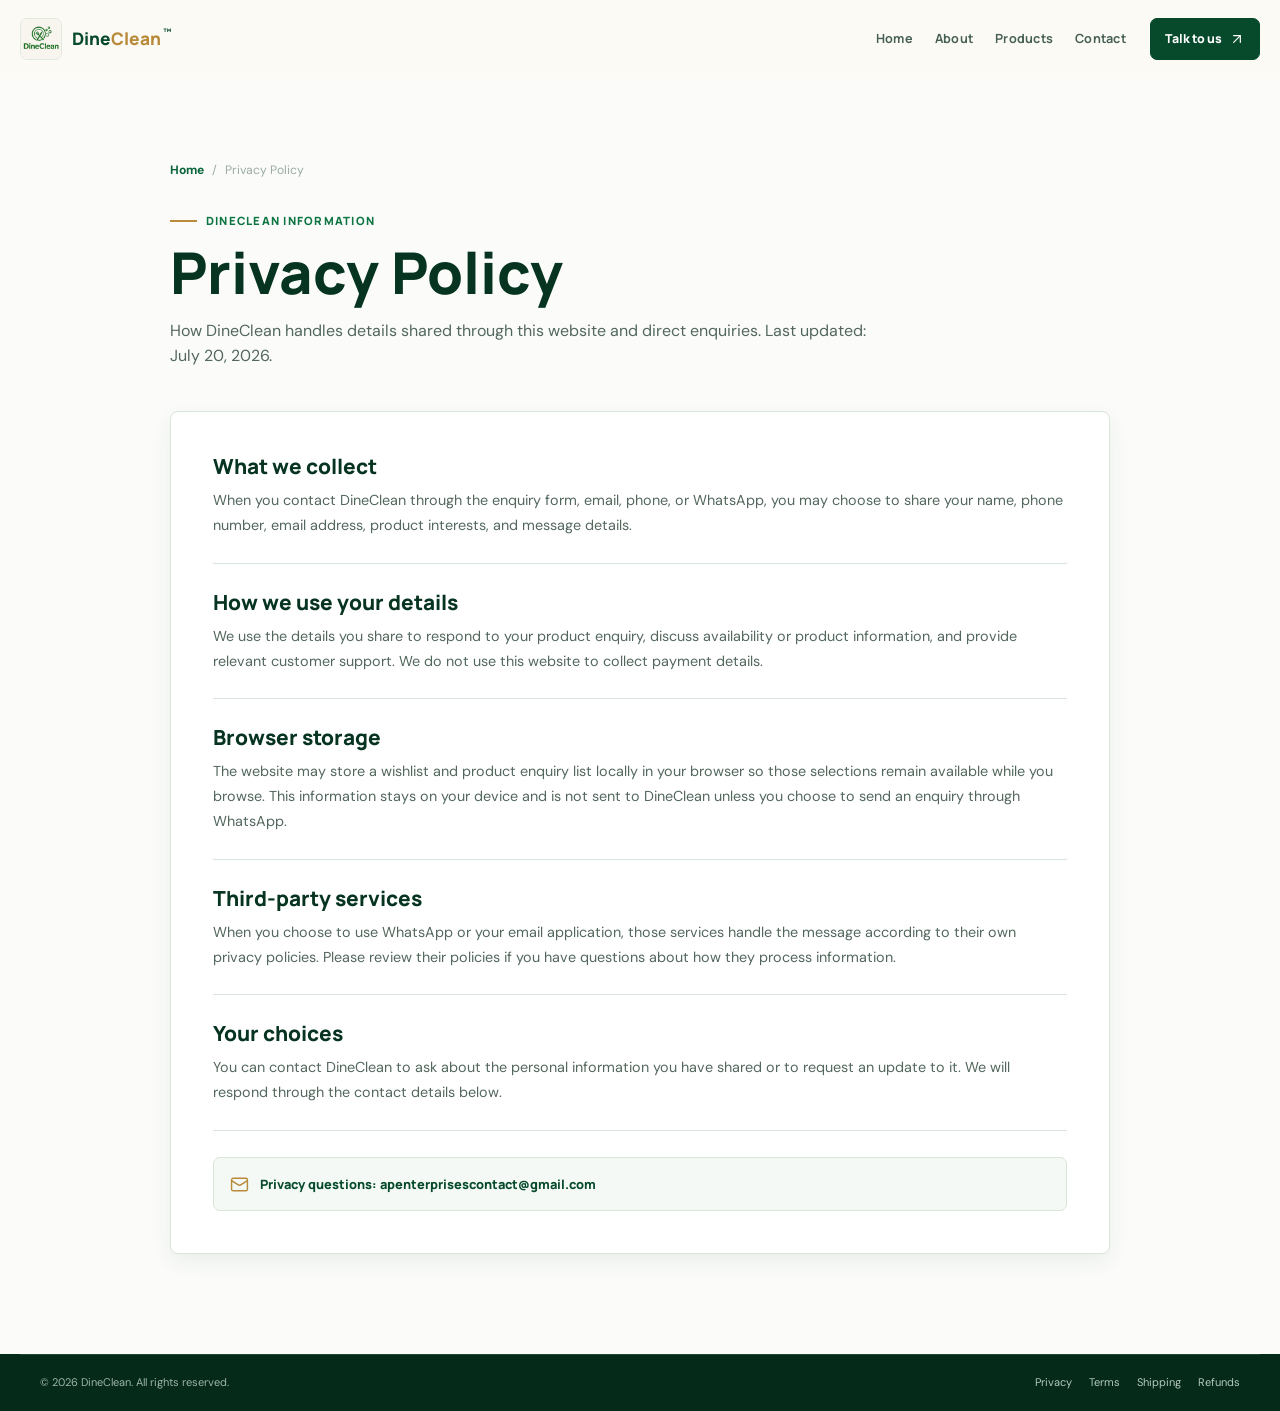
<file: privacy.html>
<!DOCTYPE html>
<html lang="en">
  <head>
    <meta charset="UTF-8" />
    <meta name="viewport" content="width=device-width, initial-scale=1.0" />
    <meta name="theme-color" content="#0b5b35" />
    <meta name="robots" content="index, follow" />
    <title>Privacy Policy | DineClean</title>
    <meta name="description" content="DineClean privacy policy for website enquiries and direct contact." />
    <link rel="canonical" href="https://dineclean.in/privacy.html" />
    <link rel="preconnect" href="https://fonts.googleapis.com" />
    <link rel="preconnect" href="https://fonts.gstatic.com" crossorigin />
    <link href="https://fonts.googleapis.com/css2?family=Manrope:wght@400;500;600;700;800&family=DM+Sans:wght@400;500;600;700&display=swap" rel="stylesheet" />
    <link rel="stylesheet" href="styles.css" />
    <script src="assets/lucide.min.js" defer></script>
    <script src="script.js" defer></script>
  </head>
  <body class="legal-body">
    <a class="skip-link" href="#main-content">Skip to content</a>
    <div class="scroll-progress" aria-hidden="true"><span></span></div>
    <header class="site-header is-scrolled" id="site-header">
      <div class="nav-shell">
        <a class="brand" href="index.html#home" aria-label="DineClean home"><img src="assets/dineclean-logo.jpeg" alt="DineClean logo" width="96" height="96" /><span>Dine<span>Clean</span><sup>&trade;</sup></span></a>
        <nav class="site-nav" id="site-nav" aria-label="Main navigation"><a href="index.html#home">Home</a><a href="index.html#about">About</a><a href="index.html#products">Products</a><a href="index.html#contact">Contact</a></nav>
        <div class="nav-actions"><a class="nav-contact desktop-only" href="index.html#contact">Talk to us <i data-lucide="arrow-up-right" aria-hidden="true"></i></a><button class="nav-toggle" type="button" aria-controls="site-nav" aria-label="Open menu" aria-expanded="false"><i class="menu-icon" data-lucide="menu" aria-hidden="true"></i><i class="close-icon" data-lucide="x" aria-hidden="true"></i></button></div>
      </div>
    </header>
    <main class="legal-main" id="main-content">
      <nav class="breadcrumb" aria-label="Breadcrumb"><a href="index.html">Home</a><span>/</span><span aria-current="page">Privacy Policy</span></nav>
      <header class="legal-header"><p class="eyebrow"><span></span> DineClean information</p><h1>Privacy Policy</h1><p>How DineClean handles details shared through this website and direct enquiries. Last updated: July 20, 2026.</p></header>
      <article class="legal-content">
        <section><h2>What we collect</h2><p>When you contact DineClean through the enquiry form, email, phone, or WhatsApp, you may choose to share your name, phone number, email address, product interests, and message details.</p></section>
        <section><h2>How we use your details</h2><p>We use the details you share to respond to your product enquiry, discuss availability or product information, and provide relevant customer support. We do not use this website to collect payment details.</p></section>
        <section><h2>Browser storage</h2><p>The website may store a wishlist and product enquiry list locally in your browser so those selections remain available while you browse. This information stays on your device and is not sent to DineClean unless you choose to send an enquiry through WhatsApp.</p></section>
        <section><h2>Third-party services</h2><p>When you choose to use WhatsApp or your email application, those services handle the message according to their own privacy policies. Please review their policies if you have questions about how they process information.</p></section>
        <section><h2>Your choices</h2><p>You can contact DineClean to ask about the personal information you have shared or to request an update to it. We will respond through the contact details below.</p></section>
        <div class="legal-contact-callout"><i data-lucide="mail" aria-hidden="true"></i><span>Privacy questions: <a href="mailto:apenterprisescontact@gmail.com">apenterprisescontact@gmail.com</a></span></div>
      </article>
    </main>
    <footer class="site-footer"><div class="footer-bottom"><p>&copy; <span id="current-year">2026</span> DineClean. All rights reserved.</p><nav aria-label="Legal links"><a href="privacy.html">Privacy</a><a href="terms.html">Terms</a><a href="shipping.html">Shipping</a><a href="refund.html">Refunds</a></nav></div></footer>
  </body>
</html>
</file>
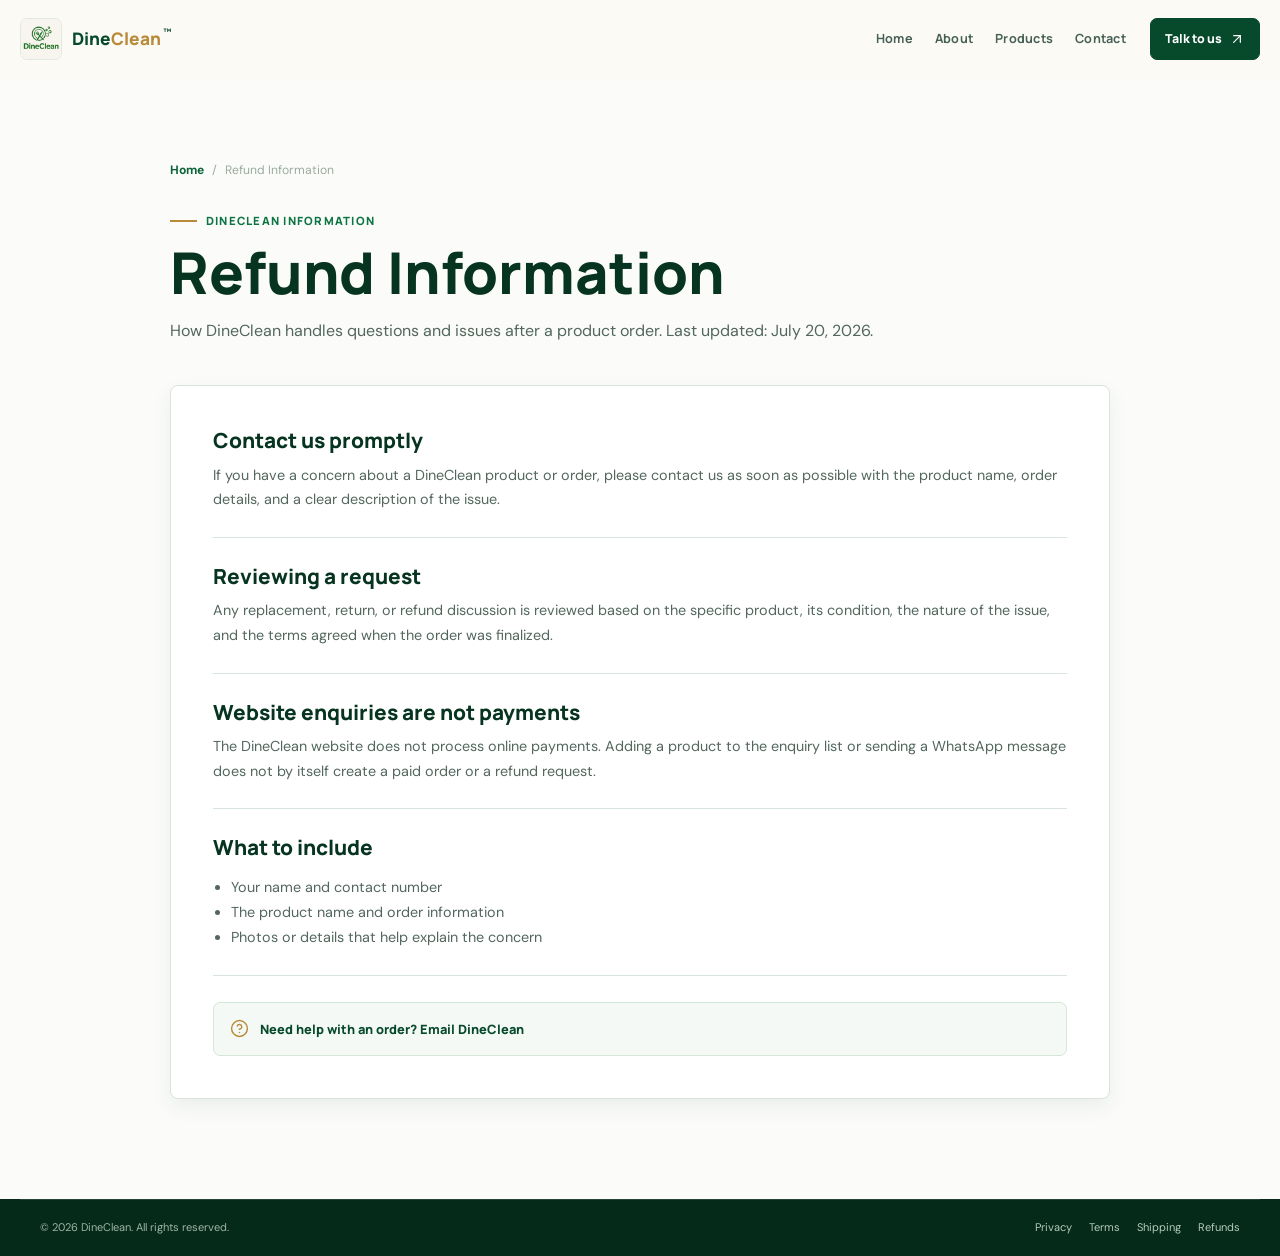
<file: refund.html>
<!DOCTYPE html>
<html lang="en">
  <head>
    <meta charset="UTF-8" />
    <meta name="viewport" content="width=device-width, initial-scale=1.0" />
    <meta name="theme-color" content="#0b5b35" />
    <meta name="robots" content="index, follow" />
    <title>Refund and Resolution Information | DineClean</title>
    <meta name="description" content="Refund and issue-resolution information for DineClean product orders." />
    <link rel="canonical" href="https://dineclean.in/refund.html" />
    <link rel="preconnect" href="https://fonts.googleapis.com" />
    <link rel="preconnect" href="https://fonts.gstatic.com" crossorigin />
    <link href="https://fonts.googleapis.com/css2?family=Manrope:wght@400;500;600;700;800&family=DM+Sans:wght@400;500;600;700&display=swap" rel="stylesheet" />
    <link rel="stylesheet" href="styles.css" />
    <script src="assets/lucide.min.js" defer></script>
    <script src="script.js" defer></script>
  </head>
  <body class="legal-body">
    <a class="skip-link" href="#main-content">Skip to content</a>
    <div class="scroll-progress" aria-hidden="true"><span></span></div>
    <header class="site-header is-scrolled" id="site-header"><div class="nav-shell"><a class="brand" href="index.html#home" aria-label="DineClean home"><img src="assets/dineclean-logo.jpeg" alt="DineClean logo" width="96" height="96" /><span>Dine<span>Clean</span><sup>&trade;</sup></span></a><nav class="site-nav" id="site-nav" aria-label="Main navigation"><a href="index.html#home">Home</a><a href="index.html#about">About</a><a href="index.html#products">Products</a><a href="index.html#contact">Contact</a></nav><div class="nav-actions"><a class="nav-contact desktop-only" href="index.html#contact">Talk to us <i data-lucide="arrow-up-right" aria-hidden="true"></i></a><button class="nav-toggle" type="button" aria-controls="site-nav" aria-label="Open menu" aria-expanded="false"><i class="menu-icon" data-lucide="menu" aria-hidden="true"></i><i class="close-icon" data-lucide="x" aria-hidden="true"></i></button></div></div></header>
    <main class="legal-main" id="main-content">
      <nav class="breadcrumb" aria-label="Breadcrumb"><a href="index.html">Home</a><span>/</span><span aria-current="page">Refund Information</span></nav>
      <header class="legal-header"><p class="eyebrow"><span></span> DineClean information</p><h1>Refund Information</h1><p>How DineClean handles questions and issues after a product order. Last updated: July 20, 2026.</p></header>
      <article class="legal-content">
        <section><h2>Contact us promptly</h2><p>If you have a concern about a DineClean product or order, please contact us as soon as possible with the product name, order details, and a clear description of the issue.</p></section>
        <section><h2>Reviewing a request</h2><p>Any replacement, return, or refund discussion is reviewed based on the specific product, its condition, the nature of the issue, and the terms agreed when the order was finalized.</p></section>
        <section><h2>Website enquiries are not payments</h2><p>The DineClean website does not process online payments. Adding a product to the enquiry list or sending a WhatsApp message does not by itself create a paid order or a refund request.</p></section>
        <section><h2>What to include</h2><ul><li>Your name and contact number</li><li>The product name and order information</li><li>Photos or details that help explain the concern</li></ul></section>
        <div class="legal-contact-callout"><i data-lucide="circle-help" aria-hidden="true"></i><span>Need help with an order? <a href="mailto:apenterprisescontact@gmail.com">Email DineClean</a></span></div>
      </article>
    </main>
    <footer class="site-footer"><div class="footer-bottom"><p>&copy; <span id="current-year">2026</span> DineClean. All rights reserved.</p><nav aria-label="Legal links"><a href="privacy.html">Privacy</a><a href="terms.html">Terms</a><a href="shipping.html">Shipping</a><a href="refund.html">Refunds</a></nav></div></footer>
  </body>
</html>
</file>
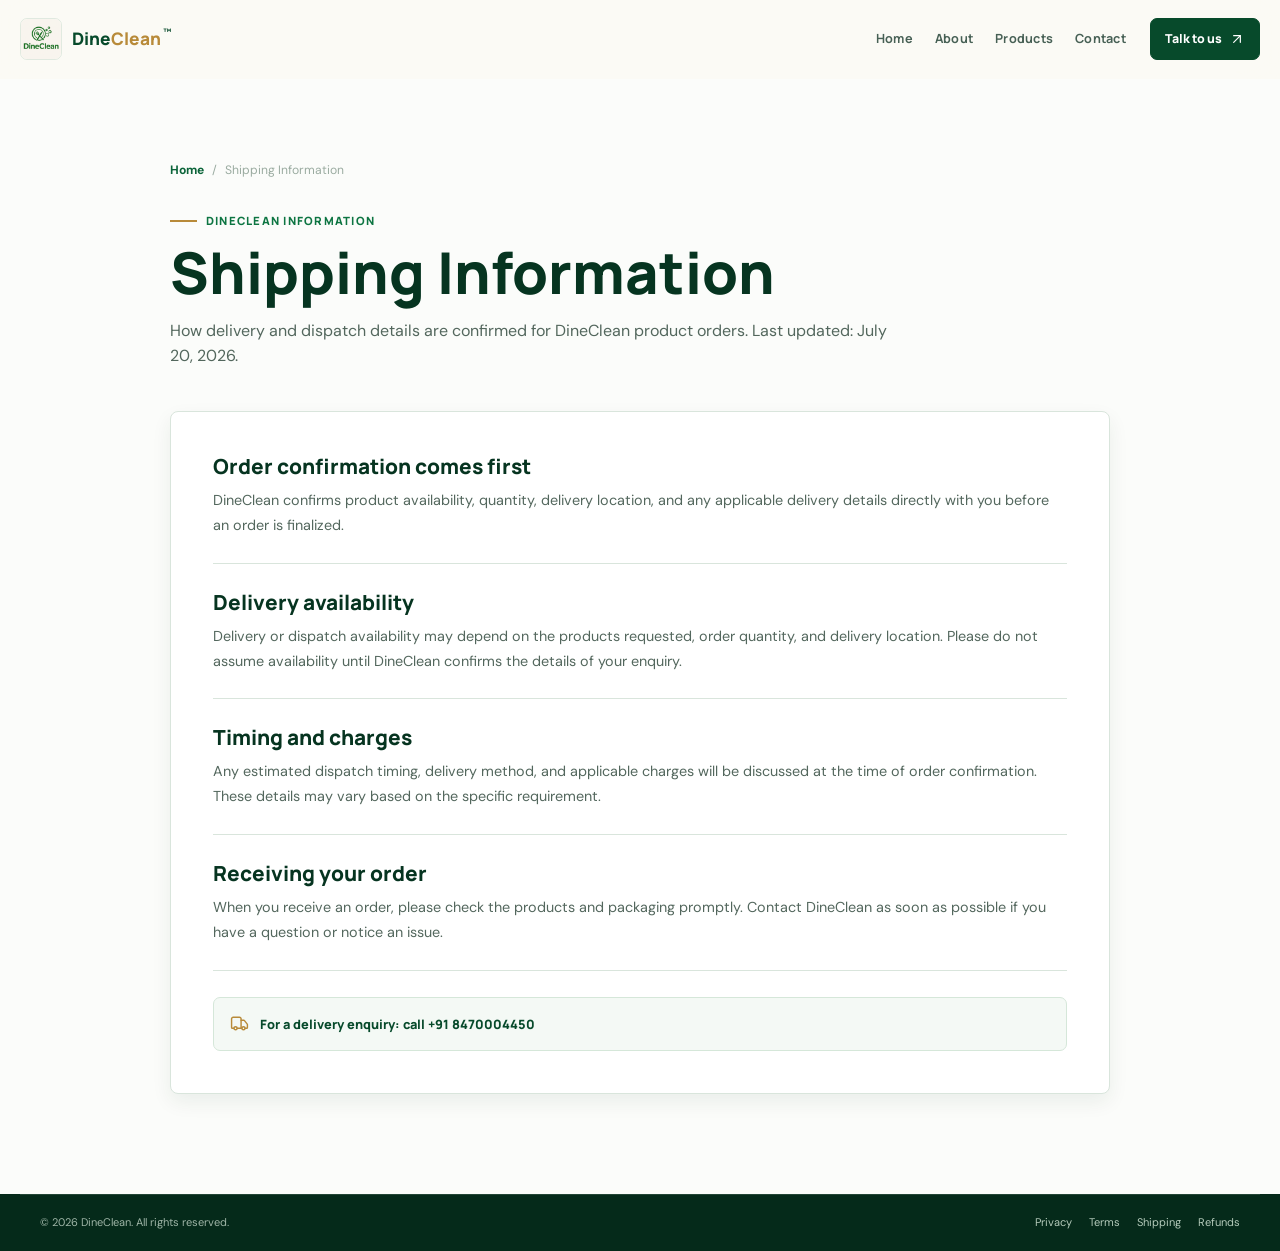
<file: shipping.html>
<!DOCTYPE html>
<html lang="en">
  <head>
    <meta charset="UTF-8" />
    <meta name="viewport" content="width=device-width, initial-scale=1.0" />
    <meta name="theme-color" content="#0b5b35" />
    <meta name="robots" content="index, follow" />
    <title>Shipping Information | DineClean</title>
    <meta name="description" content="Shipping and delivery information for DineClean product enquiries." />
    <link rel="canonical" href="https://dineclean.in/shipping.html" />
    <link rel="preconnect" href="https://fonts.googleapis.com" />
    <link rel="preconnect" href="https://fonts.gstatic.com" crossorigin />
    <link href="https://fonts.googleapis.com/css2?family=Manrope:wght@400;500;600;700;800&family=DM+Sans:wght@400;500;600;700&display=swap" rel="stylesheet" />
    <link rel="stylesheet" href="styles.css" />
    <script src="assets/lucide.min.js" defer></script>
    <script src="script.js" defer></script>
  </head>
  <body class="legal-body">
    <a class="skip-link" href="#main-content">Skip to content</a>
    <div class="scroll-progress" aria-hidden="true"><span></span></div>
    <header class="site-header is-scrolled" id="site-header"><div class="nav-shell"><a class="brand" href="index.html#home" aria-label="DineClean home"><img src="assets/dineclean-logo.jpeg" alt="DineClean logo" width="96" height="96" /><span>Dine<span>Clean</span><sup>&trade;</sup></span></a><nav class="site-nav" id="site-nav" aria-label="Main navigation"><a href="index.html#home">Home</a><a href="index.html#about">About</a><a href="index.html#products">Products</a><a href="index.html#contact">Contact</a></nav><div class="nav-actions"><a class="nav-contact desktop-only" href="index.html#contact">Talk to us <i data-lucide="arrow-up-right" aria-hidden="true"></i></a><button class="nav-toggle" type="button" aria-controls="site-nav" aria-label="Open menu" aria-expanded="false"><i class="menu-icon" data-lucide="menu" aria-hidden="true"></i><i class="close-icon" data-lucide="x" aria-hidden="true"></i></button></div></div></header>
    <main class="legal-main" id="main-content">
      <nav class="breadcrumb" aria-label="Breadcrumb"><a href="index.html">Home</a><span>/</span><span aria-current="page">Shipping Information</span></nav>
      <header class="legal-header"><p class="eyebrow"><span></span> DineClean information</p><h1>Shipping Information</h1><p>How delivery and dispatch details are confirmed for DineClean product orders. Last updated: July 20, 2026.</p></header>
      <article class="legal-content">
        <section><h2>Order confirmation comes first</h2><p>DineClean confirms product availability, quantity, delivery location, and any applicable delivery details directly with you before an order is finalized.</p></section>
        <section><h2>Delivery availability</h2><p>Delivery or dispatch availability may depend on the products requested, order quantity, and delivery location. Please do not assume availability until DineClean confirms the details of your enquiry.</p></section>
        <section><h2>Timing and charges</h2><p>Any estimated dispatch timing, delivery method, and applicable charges will be discussed at the time of order confirmation. These details may vary based on the specific requirement.</p></section>
        <section><h2>Receiving your order</h2><p>When you receive an order, please check the products and packaging promptly. Contact DineClean as soon as possible if you have a question or notice an issue.</p></section>
        <div class="legal-contact-callout"><i data-lucide="truck" aria-hidden="true"></i><span>For a delivery enquiry: <a href="tel:+918470004450">call +91 8470004450</a></span></div>
      </article>
    </main>
    <footer class="site-footer"><div class="footer-bottom"><p>&copy; <span id="current-year">2026</span> DineClean. All rights reserved.</p><nav aria-label="Legal links"><a href="privacy.html">Privacy</a><a href="terms.html">Terms</a><a href="shipping.html">Shipping</a><a href="refund.html">Refunds</a></nav></div></footer>
  </body>
</html>
</file>
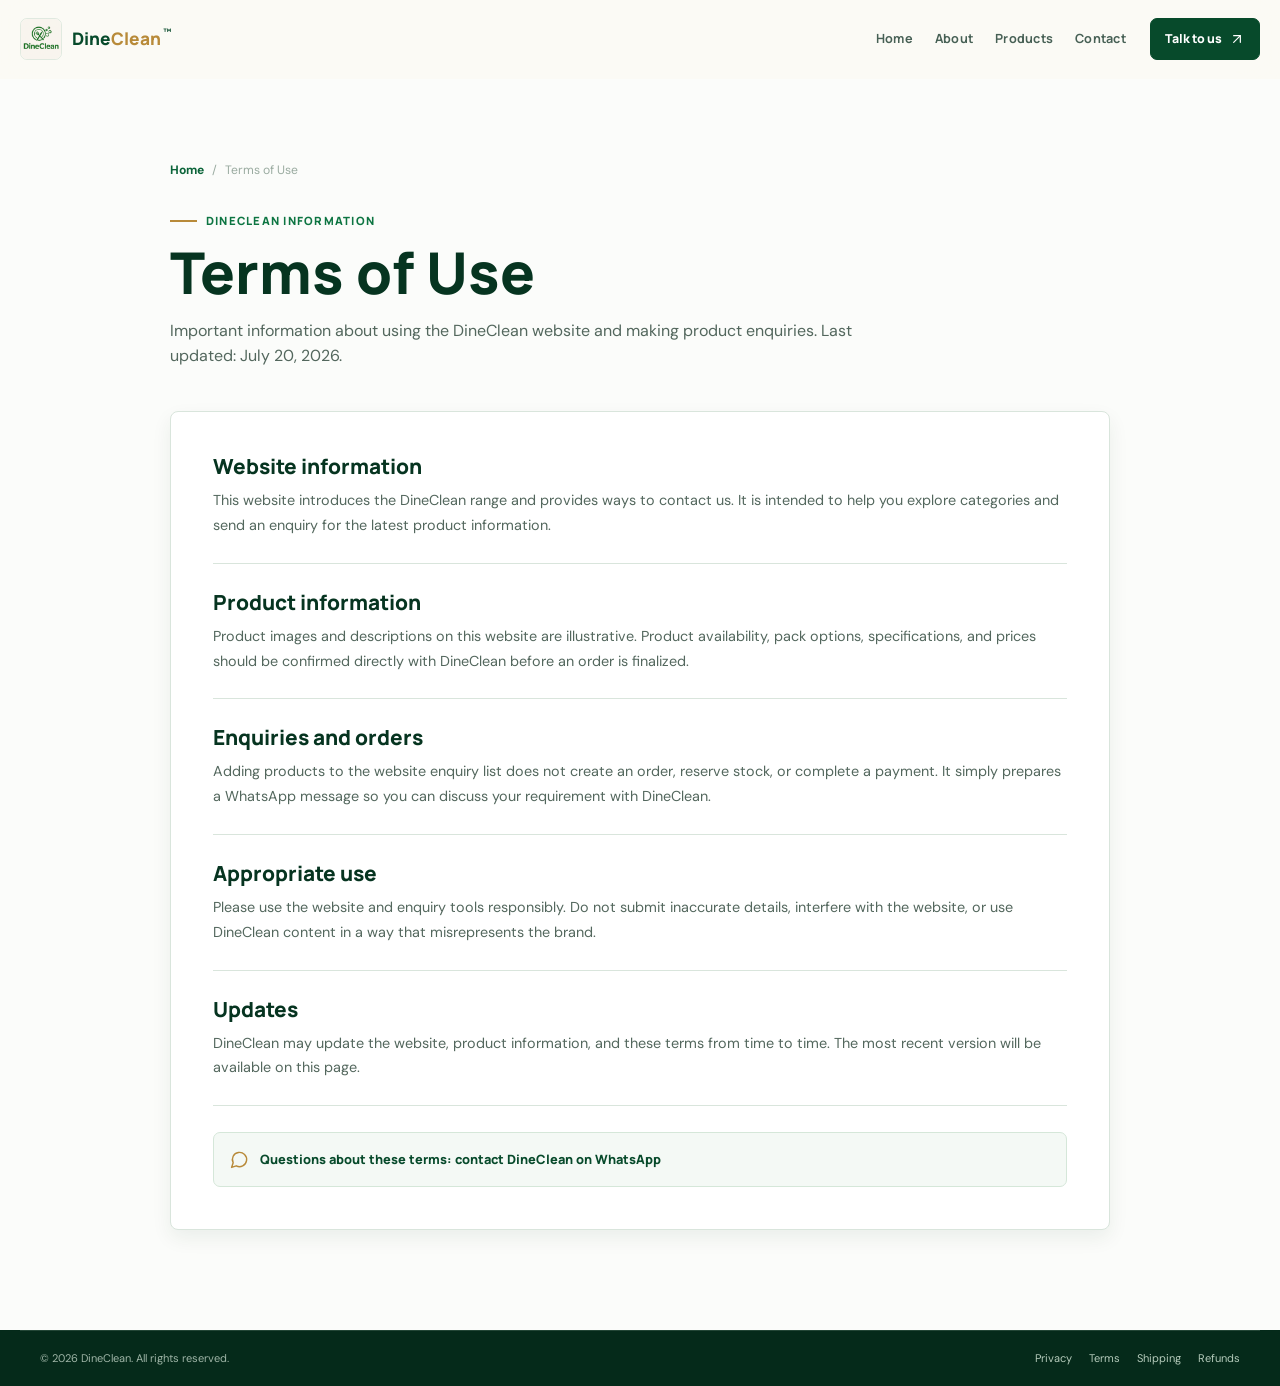
<file: terms.html>
<!DOCTYPE html>
<html lang="en">
  <head>
    <meta charset="UTF-8" />
    <meta name="viewport" content="width=device-width, initial-scale=1.0" />
    <meta name="theme-color" content="#0b5b35" />
    <meta name="robots" content="index, follow" />
    <title>Terms of Use | DineClean</title>
    <meta name="description" content="Terms of use for the DineClean website and product enquiries." />
    <link rel="canonical" href="https://dineclean.in/terms.html" />
    <link rel="preconnect" href="https://fonts.googleapis.com" />
    <link rel="preconnect" href="https://fonts.gstatic.com" crossorigin />
    <link href="https://fonts.googleapis.com/css2?family=Manrope:wght@400;500;600;700;800&family=DM+Sans:wght@400;500;600;700&display=swap" rel="stylesheet" />
    <link rel="stylesheet" href="styles.css" />
    <script src="assets/lucide.min.js" defer></script>
    <script src="script.js" defer></script>
  </head>
  <body class="legal-body">
    <a class="skip-link" href="#main-content">Skip to content</a>
    <div class="scroll-progress" aria-hidden="true"><span></span></div>
    <header class="site-header is-scrolled" id="site-header"><div class="nav-shell"><a class="brand" href="index.html#home" aria-label="DineClean home"><img src="assets/dineclean-logo.jpeg" alt="DineClean logo" width="96" height="96" /><span>Dine<span>Clean</span><sup>&trade;</sup></span></a><nav class="site-nav" id="site-nav" aria-label="Main navigation"><a href="index.html#home">Home</a><a href="index.html#about">About</a><a href="index.html#products">Products</a><a href="index.html#contact">Contact</a></nav><div class="nav-actions"><a class="nav-contact desktop-only" href="index.html#contact">Talk to us <i data-lucide="arrow-up-right" aria-hidden="true"></i></a><button class="nav-toggle" type="button" aria-controls="site-nav" aria-label="Open menu" aria-expanded="false"><i class="menu-icon" data-lucide="menu" aria-hidden="true"></i><i class="close-icon" data-lucide="x" aria-hidden="true"></i></button></div></div></header>
    <main class="legal-main" id="main-content">
      <nav class="breadcrumb" aria-label="Breadcrumb"><a href="index.html">Home</a><span>/</span><span aria-current="page">Terms of Use</span></nav>
      <header class="legal-header"><p class="eyebrow"><span></span> DineClean information</p><h1>Terms of Use</h1><p>Important information about using the DineClean website and making product enquiries. Last updated: July 20, 2026.</p></header>
      <article class="legal-content">
        <section><h2>Website information</h2><p>This website introduces the DineClean range and provides ways to contact us. It is intended to help you explore categories and send an enquiry for the latest product information.</p></section>
        <section><h2>Product information</h2><p>Product images and descriptions on this website are illustrative. Product availability, pack options, specifications, and prices should be confirmed directly with DineClean before an order is finalized.</p></section>
        <section><h2>Enquiries and orders</h2><p>Adding products to the website enquiry list does not create an order, reserve stock, or complete a payment. It simply prepares a WhatsApp message so you can discuss your requirement with DineClean.</p></section>
        <section><h2>Appropriate use</h2><p>Please use the website and enquiry tools responsibly. Do not submit inaccurate details, interfere with the website, or use DineClean content in a way that misrepresents the brand.</p></section>
        <section><h2>Updates</h2><p>DineClean may update the website, product information, and these terms from time to time. The most recent version will be available on this page.</p></section>
        <div class="legal-contact-callout"><i data-lucide="message-circle" aria-hidden="true"></i><span>Questions about these terms: <a href="https://wa.me/918470004450" target="_blank" rel="noopener">contact DineClean on WhatsApp</a></span></div>
      </article>
    </main>
    <footer class="site-footer"><div class="footer-bottom"><p>&copy; <span id="current-year">2026</span> DineClean. All rights reserved.</p><nav aria-label="Legal links"><a href="privacy.html">Privacy</a><a href="terms.html">Terms</a><a href="shipping.html">Shipping</a><a href="refund.html">Refunds</a></nav></div></footer>
  </body>
</html>
</file>
<file: styles.css>
:root {
  --green-950: #063420;
  --green-900: #074a2b;
  --green-800: #0b6439;
  --green-700: #0d7542;
  --green-100: #e9f4eb;
  --green-50: #f4f9f5;
  --ink: #153326;
  --ink-soft: #53675d;
  --line: #d9e5dc;
  --white: #ffffff;
  --linen: #fbfcfa;
  --gold: #b88a39;
  --gold-soft: #f4eddf;
  --shadow-sm: 0 8px 20px rgba(6, 52, 32, 0.07);
  --shadow-md: 0 20px 46px rgba(6, 52, 32, 0.11);
  --shadow-lg: 0 28px 68px rgba(6, 52, 32, 0.18);
  --page-x: max(20px, calc((100vw - 1240px) / 2));
  --header-height: 78px;
}

/* 2026 premium catalogue refresh */
:root {
  --premium-ink: #10271c;
  --premium-green: #0b6137;
  --premium-lime: #d7ec72;
  --premium-ivory: #fbfaf4;
  --premium-gold: #bb861d;
}

body { background: var(--premium-ivory); color: var(--premium-ink); }
.site-header { background: rgba(251, 250, 244, .84); backdrop-filter: blur(18px); }
.hero { position: relative; overflow: hidden; background: radial-gradient(circle at 76% 34%, rgba(215,236,114,.34), transparent 32%), linear-gradient(135deg, #f9f8ef 0%, #f2f6e8 55%, #e4efd9 100%); }
.hero::before { content: ""; position: absolute; inset: 0; opacity: .22; pointer-events: none; background-image: linear-gradient(rgba(16,39,28,.07) 1px, transparent 1px), linear-gradient(90deg, rgba(16,39,28,.07) 1px, transparent 1px); background-size: 72px 72px; mask-image: linear-gradient(to right, black, transparent 52%); }
.hero-copy h1 { letter-spacing: -.055em; line-height: .94; }
.hero-copy h1 em { color: var(--premium-green); font-family: Georgia, 'Times New Roman', serif; font-weight: 400; }
.hero-intro { max-width: 660px; }
.hero-visual-frame { background: rgba(255,255,255,.76); border: 1px solid rgba(11,97,55,.12); border-radius: 36px 36px 120px 36px; box-shadow: 0 35px 90px rgba(16,39,28,.16); }
.hero-visual-frame img { object-fit: contain; }
.button-primary { background: var(--premium-green); box-shadow: 0 12px 30px rgba(11,97,55,.22); }
.button-primary:hover { background: #084c2c; transform: translateY(-2px); }
.signature-section { background: #fff; }
.signature-feature { background: linear-gradient(135deg, #10271c, #17462e); color: white; border-radius: 32px; overflow: hidden; box-shadow: 0 28px 70px rgba(16,39,28,.18); }
.signature-feature .signature-image { background: linear-gradient(145deg, #f7f9ee, #dbe9c8); }
.signature-feature .signature-image img { object-fit: contain; }
.signature-copy p { color: rgba(255,255,255,.75); }
.product-grid { align-items: stretch; }
.product-card { border-color: rgba(16,39,28,.1); box-shadow: 0 12px 40px rgba(16,39,28,.06); transition: transform .35s ease, box-shadow .35s ease; }
.product-card:hover { transform: translateY(-7px); box-shadow: 0 24px 60px rgba(16,39,28,.12); }
.product-card-featured { grid-column: span 2; border: 1px solid rgba(187,134,29,.28); }
.product-card-featured .product-media { min-height: 440px; }
.product-media-botanical { background: radial-gradient(circle at 50% 45%, #fff 0, #f2f7df 48%, #dcecc2 100%); }
.product-media-botanical img { transform: scale(.96); }
.fragrance-notes { display: flex; flex-wrap: wrap; gap: .5rem; margin: .8rem 0 1rem; }
.fragrance-notes span { padding: .42rem .72rem; border: 1px solid rgba(11,97,55,.17); border-radius: 999px; color: var(--premium-green); background: rgba(215,236,114,.18); font-size: .78rem; font-weight: 700; letter-spacing: .04em; text-transform: uppercase; }
.choice-card, .care-system-grid article { background: rgba(255,255,255,.82); border-color: rgba(16,39,28,.1); }
.contact-section { background: linear-gradient(140deg, #0c2418, #123d27 62%, #195837); }
@media (max-width: 900px) { .product-card-featured { grid-column: span 1; } .product-card-featured .product-media { min-height: 330px; } }
@media (max-width: 620px) { .hero-visual-frame { border-radius: 24px 24px 70px 24px; } .hero-copy h1 { line-height: 1; } }

* {
  box-sizing: border-box;
}

html {
  overflow-x: clip;
  scroll-behavior: smooth;
  scroll-padding-top: calc(var(--header-height) + 24px);
}

body {
  min-width: 320px;
  margin: 0;
  overflow-x: clip;
  color: var(--ink);
  background: var(--linen);
  font-family: "DM Sans", Arial, sans-serif;
  font-size: 16px;
  line-height: 1.6;
  text-rendering: optimizeLegibility;
}

body:has(dialog[open]) {
  overflow: hidden;
}

img {
  display: block;
  max-width: 100%;
}

button,
input,
select,
textarea {
  font: inherit;
}

button,
a {
  -webkit-tap-highlight-color: transparent;
}

button {
  cursor: pointer;
}

a {
  color: inherit;
  text-decoration: none;
}

svg {
  width: 20px;
  height: 20px;
  stroke-width: 1.8;
}

.sr-only {
  position: absolute;
  width: 1px;
  height: 1px;
  padding: 0;
  margin: -1px;
  overflow: hidden;
  clip: rect(0, 0, 0, 0);
  white-space: nowrap;
  border: 0;
}

.skip-link {
  position: fixed;
  top: 14px;
  left: 14px;
  z-index: 100;
  padding: 10px 14px;
  color: var(--white);
  background: var(--green-900);
  border-radius: 6px;
  transform: translateY(-150%);
  transition: transform 180ms ease;
}

.skip-link:focus {
  transform: translateY(0);
}

:focus-visible {
  outline: 3px solid rgba(184, 138, 57, 0.78);
  outline-offset: 3px;
}

.scroll-progress {
  position: fixed;
  top: 0;
  left: 0;
  z-index: 80;
  width: 100%;
  height: 3px;
  pointer-events: none;
}

.scroll-progress span {
  display: block;
  width: 100%;
  height: 100%;
  background: var(--gold);
  transform: scaleX(0);
  transform-origin: left;
}

.site-header {
  position: sticky;
  top: 0;
  z-index: 40;
  width: 100%;
  min-height: var(--header-height);
  border-bottom: 1px solid transparent;
  background: rgba(251, 252, 250, 0.76);
  backdrop-filter: blur(14px);
  transition: min-height 220ms ease, background 220ms ease, border-color 220ms ease, box-shadow 220ms ease;
}

.site-header.is-scrolled {
  min-height: 68px;
  border-color: rgba(217, 229, 220, 0.86);
  background: rgba(255, 255, 255, 0.96);
  box-shadow: 0 4px 18px rgba(6, 52, 32, 0.05);
}

.nav-shell {
  display: flex;
  align-items: center;
  justify-content: space-between;
  gap: 24px;
  width: 100%;
  max-width: 1440px;
  min-height: inherit;
  padding: 10px var(--page-x);
  margin: 0 auto;
}

.brand {
  display: inline-flex;
  flex: 0 0 auto;
  align-items: center;
  gap: 10px;
  color: var(--green-900);
  font-family: "Manrope", Arial, sans-serif;
  font-size: 1.08rem;
  font-weight: 800;
  letter-spacing: 0;
}

.brand > img {
  width: 42px;
  height: 42px;
  object-fit: cover;
  border: 1px solid rgba(11, 100, 57, 0.11);
  border-radius: 7px;
}

.brand > span > span {
  color: var(--gold);
}

.brand sup {
  margin-left: 2px;
  font-size: 0.52em;
  vertical-align: top;
}

.site-nav {
  display: flex;
  align-items: center;
  justify-content: center;
  gap: 22px;
  margin-left: auto;
}

.site-nav a {
  position: relative;
  padding: 10px 0;
  color: #476055;
  font-family: "Manrope", Arial, sans-serif;
  font-size: 0.79rem;
  font-weight: 700;
  letter-spacing: 0.02em;
  transition: color 160ms ease;
}

.site-nav a::after {
  position: absolute;
  right: 0;
  bottom: 4px;
  left: 0;
  height: 2px;
  content: "";
  background: var(--green-700);
  transform: scaleX(0);
  transform-origin: right;
  transition: transform 180ms ease;
}

.site-nav a:hover,
.site-nav a.is-active {
  color: var(--green-900);
}

.site-nav a:hover::after,
.site-nav a.is-active::after {
  transform: scaleX(1);
  transform-origin: left;
}

.nav-actions {
  display: flex;
  flex: 0 0 auto;
  align-items: center;
  gap: 8px;
}

.icon-button,
.nav-toggle,
.wishlist-button,
.dialog-close,
.back-to-top {
  display: inline-grid;
  width: 42px;
  height: 42px;
  padding: 0;
  color: var(--green-900);
  background: var(--white);
  border: 1px solid var(--line);
  border-radius: 8px;
  place-items: center;
  transition: color 160ms ease, background 160ms ease, border-color 160ms ease, transform 160ms ease, box-shadow 160ms ease;
}

.icon-button:hover,
.nav-toggle:hover,
.wishlist-button:hover,
.dialog-close:hover,
.back-to-top:hover {
  color: var(--white);
  background: var(--green-800);
  border-color: var(--green-800);
  box-shadow: var(--shadow-sm);
  transform: translateY(-2px);
}

.enquiry-button {
  position: relative;
}

.enquiry-count {
  position: absolute;
  top: -6px;
  right: -6px;
  min-width: 19px;
  height: 19px;
  padding: 0 4px;
  color: var(--white);
  background: var(--gold);
  border: 2px solid var(--linen);
  border-radius: 999px;
  font-size: 0.66rem;
  font-weight: 800;
  line-height: 15px;
  text-align: center;
}

.nav-contact {
  display: inline-flex;
  align-items: center;
  gap: 7px;
  min-height: 42px;
  padding: 0 14px;
  color: var(--white);
  background: var(--green-900);
  border: 1px solid var(--green-900);
  border-radius: 7px;
  font-family: "Manrope", Arial, sans-serif;
  font-size: 0.77rem;
  font-weight: 800;
  transition: background 160ms ease, transform 160ms ease, box-shadow 160ms ease;
}

.nav-contact svg {
  width: 16px;
  height: 16px;
}

.nav-contact:hover {
  background: var(--green-700);
  box-shadow: var(--shadow-sm);
  transform: translateY(-2px);
}

.nav-toggle {
  display: none;
}

.nav-toggle .close-icon {
  display: none;
}

.nav-toggle.is-open .menu-icon {
  display: none;
}

.nav-toggle.is-open .close-icon {
  display: block;
}

.hero {
  overflow: clip;
  padding: 62px var(--page-x) 70px;
  background: var(--linen);
  border-bottom: 1px solid var(--line);
}

.hero-grid {
  display: grid;
  grid-template-columns: minmax(0, 0.98fr) minmax(410px, 0.8fr);
  align-items: center;
  gap: clamp(46px, 8vw, 132px);
  width: 100%;
  max-width: 1240px;
  min-height: 590px;
  margin: 0 auto;
}

.hero-copy {
  max-width: 640px;
}

.eyebrow {
  display: flex;
  align-items: center;
  gap: 9px;
  margin: 0 0 15px;
  color: var(--green-700);
  font-family: "Manrope", Arial, sans-serif;
  font-size: 0.71rem;
  font-weight: 800;
  letter-spacing: 0.11em;
  line-height: 1.2;
  text-transform: uppercase;
}

.eyebrow > span {
  display: inline-block;
  width: 27px;
  height: 2px;
  background: var(--gold);
}

h1,
h2,
h3,
p {
  margin-top: 0;
}

h1,
h2,
h3 {
  font-family: "Manrope", Arial, sans-serif;
  letter-spacing: 0;
}

h1 {
  max-width: 620px;
  margin-bottom: 22px;
  color: var(--green-950);
  font-size: 4.8rem;
  font-weight: 800;
  line-height: 1.02;
}

h1 em {
  color: var(--green-700);
  font-family: Georgia, serif;
  font-weight: 400;
}

h2 {
  margin-bottom: 20px;
  color: var(--green-950);
  font-size: 2.55rem;
  font-weight: 800;
  line-height: 1.16;
}

h3 {
  margin-bottom: 8px;
  color: var(--green-950);
  font-size: 1rem;
  font-weight: 800;
  line-height: 1.28;
}

.hero-intro {
  max-width: 550px;
  margin-bottom: 0;
  color: var(--ink-soft);
  font-size: 1.13rem;
  line-height: 1.72;
}

.hero-actions,
.product-actions,
.contact-details {
  display: flex;
  flex-wrap: wrap;
  gap: 12px;
}

.hero-actions {
  margin-top: 30px;
}

.button {
  position: relative;
  display: inline-flex;
  align-items: center;
  justify-content: center;
  gap: 9px;
  min-height: 50px;
  padding: 13px 18px;
  overflow: hidden;
  border: 1px solid transparent;
  border-radius: 7px;
  font-family: "Manrope", Arial, sans-serif;
  font-size: 0.82rem;
  font-weight: 800;
  line-height: 1.2;
  text-align: center;
  transition: background 180ms ease, border-color 180ms ease, color 180ms ease, transform 180ms ease, box-shadow 180ms ease;
}

.button::before {
  position: absolute;
  width: 0;
  height: 0;
  content: "";
  background: rgba(255, 255, 255, 0.2);
  border-radius: 50%;
  transform: translate(-50%, -50%);
  transition: width 420ms ease, height 420ms ease;
}

.button:hover::before {
  width: 250px;
  height: 250px;
}

.button > * {
  position: relative;
  z-index: 1;
}

.button svg {
  width: 18px;
  height: 18px;
}

.button:hover {
  box-shadow: var(--shadow-sm);
  transform: translateY(-2px);
}

.button-primary {
  color: var(--white);
  background: var(--green-900);
  border-color: var(--green-900);
}

.button-primary:hover {
  background: var(--green-700);
  border-color: var(--green-700);
}

.button-secondary {
  color: var(--green-900);
  background: var(--white);
  border-color: var(--line);
}

.button-secondary:hover {
  color: var(--green-800);
  border-color: var(--green-800);
}

.hero-notes {
  display: flex;
  flex-wrap: wrap;
  gap: 18px;
  padding: 0;
  margin: 26px 0 0;
  color: var(--ink-soft);
  font-size: 0.78rem;
  font-weight: 600;
  list-style: none;
}

.hero-notes li {
  display: inline-flex;
  align-items: center;
  gap: 6px;
}

.hero-notes svg {
  width: 15px;
  height: 15px;
  color: var(--green-700);
}

.hero-stats {
  display: grid;
  grid-template-columns: repeat(3, minmax(0, 1fr));
  gap: 12px;
  max-width: 520px;
  margin-top: 28px;
}

.hero-stats div {
  padding: 16px 14px;
  background: rgba(255, 255, 255, 0.76);
  border: 1px solid rgba(217, 229, 220, 0.9);
  border-radius: 8px;
  box-shadow: var(--shadow-sm);
}

.hero-stats strong {
  display: block;
  color: var(--green-900);
  font-family: "Manrope", Arial, sans-serif;
  font-size: 1.6rem;
  line-height: 1;
}

.hero-stats span {
  display: block;
  margin-top: 6px;
  color: var(--ink-soft);
  font-size: 0.78rem;
}

.hero-visual {
  position: relative;
  width: min(100%, 500px);
  justify-self: end;
  padding: 18px 18px 0 0;
}

.hero-visual::before {
  position: absolute;
  top: 0;
  right: 0;
  width: 86%;
  height: 84%;
  content: "";
  background: var(--green-100);
  border: 1px solid #d4e7d7;
  border-radius: 8px;
}

.hero-visual-frame {
  position: relative;
  z-index: 1;
  overflow: hidden;
  background: #eef4ee;
  border: 1px solid var(--line);
  border-radius: 8px;
  box-shadow: var(--shadow-lg);
}

.hero-visual-frame img {
  width: 100%;
  aspect-ratio: 4 / 5;
  object-fit: cover;
}

.hero-note {
  position: absolute;
  z-index: 2;
  border: 1px solid rgba(217, 229, 220, 0.92);
  border-radius: 8px;
  box-shadow: var(--shadow-md);
}

.hero-note-top {
  top: 45px;
  left: -52px;
  display: flex;
  align-items: center;
  gap: 9px;
  max-width: 180px;
  padding: 12px 14px;
  color: var(--green-900);
  background: rgba(255, 255, 255, 0.96);
  font-family: "Manrope", Arial, sans-serif;
  font-size: 0.72rem;
  font-weight: 800;
  line-height: 1.35;
}

.hero-note-top svg {
  flex: 0 0 auto;
  width: 19px;
  height: 19px;
  color: var(--gold);
}

.hero-note-bottom {
  right: -38px;
  bottom: 32px;
  display: grid;
  gap: 4px;
  min-width: 218px;
  padding: 14px 16px;
  color: var(--white);
  background: var(--green-950);
}

.note-kicker {
  color: #b6d5be;
  font-family: "Manrope", Arial, sans-serif;
  font-size: 0.61rem;
  font-weight: 800;
  letter-spacing: 0.1em;
}

.hero-note-bottom strong {
  font-family: "Manrope", Arial, sans-serif;
  font-size: 0.84rem;
}

.assurance-bar {
  display: grid;
  grid-template-columns: repeat(3, minmax(0, 1fr));
  width: 100%;
  max-width: 1240px;
  margin: 0 auto;
  background: var(--white);
  border: 1px solid var(--line);
  border-top: 0;
}

.assurance-item {
  display: flex;
  align-items: center;
  gap: 14px;
  min-height: 102px;
  padding: 21px 28px;
  border-right: 1px solid var(--line);
}

.assurance-item:last-child {
  border-right: 0;
}

.assurance-item > svg {
  flex: 0 0 auto;
  width: 24px;
  height: 24px;
  color: var(--gold);
}

.assurance-item strong,
.assurance-item span {
  display: block;
}

.assurance-item strong {
  margin-bottom: 2px;
  color: var(--green-950);
  font-family: "Manrope", Arial, sans-serif;
  font-size: 0.85rem;
}

.assurance-item span {
  color: var(--ink-soft);
  font-size: 0.77rem;
}

.section {
  width: 100%;
  max-width: 1440px;
  padding: 112px var(--page-x);
  margin: 0 auto;
}

.section-heading {
  max-width: 760px;
  margin-bottom: 42px;
}

.section-heading h2 {
  margin-bottom: 0;
}

.split-heading {
  display: grid;
  grid-template-columns: minmax(0, 1fr) minmax(250px, 0.54fr);
  gap: 56px;
  align-items: end;
  max-width: none;
}

.split-heading > p {
  margin: 0 0 5px;
  color: var(--ink-soft);
  font-size: 1rem;
  line-height: 1.72;
}

.centered {
  margin-right: auto;
  margin-left: auto;
  text-align: center;
}

.centered .eyebrow {
  justify-content: center;
}

.signature-section {
  padding-bottom: 56px;
}

.signature-grid {
  display: grid;
  grid-template-columns: minmax(0, 1.12fr) minmax(320px, 0.88fr);
  gap: 22px;
  align-items: stretch;
}

.signature-feature,
.signature-stack article {
  overflow: hidden;
  background: var(--white);
  border: 1px solid var(--line);
  border-radius: 8px;
  box-shadow: var(--shadow-sm);
}

.signature-feature {
  display: grid;
  grid-template-columns: minmax(260px, 0.92fr) minmax(0, 1fr);
  min-height: 430px;
}

.signature-image {
  display: grid;
  place-items: center;
  min-height: 100%;
  padding: 24px;
  background: #ffffff;
  border-right: 1px solid var(--line);
}

.signature-image img {
  width: 100%;
  max-height: 360px;
  object-fit: contain;
}

.signature-copy {
  display: flex;
  flex-direction: column;
  justify-content: center;
  padding: 42px;
}

.signature-copy span,
.signature-stack article span {
  color: var(--gold);
  font-family: "Manrope", Arial, sans-serif;
  font-size: 0.7rem;
  font-weight: 800;
  text-transform: uppercase;
}

.signature-copy h3 {
  max-width: 440px;
  margin: 12px 0 16px;
  font-size: 2.1rem;
  line-height: 1.05;
}

.signature-copy p {
  max-width: 440px;
  margin: 0 0 28px;
  color: var(--ink-soft);
}

.signature-copy .button {
  align-self: flex-start;
}

.signature-stack {
  display: grid;
  gap: 22px;
}

.signature-stack article {
  display: grid;
  grid-template-columns: 155px minmax(0, 1fr);
  align-items: center;
  min-height: 204px;
}

.signature-stack img {
  width: 100%;
  height: 100%;
  min-height: 204px;
  object-fit: contain;
  padding: 18px;
  background: #ffffff;
  border-right: 1px solid var(--line);
}

.signature-stack article div {
  padding: 24px;
}

.signature-stack h3 {
  margin: 8px 0 8px;
  font-size: 1.15rem;
}

.signature-stack p {
  margin: 0;
  color: var(--ink-soft);
  font-size: 0.86rem;
  line-height: 1.6;
}

.product-section {
  padding-top: 104px;
  background: var(--white);
}

.product-toolbar {
  display: flex;
  align-items: center;
  justify-content: space-between;
  gap: 20px;
  padding: 0 0 18px;
  margin-bottom: 28px;
  border-bottom: 1px solid var(--line);
}

.product-toolbar p {
  margin: 0;
  color: var(--ink-soft);
  font-size: 0.83rem;
}

.product-toolbar p span {
  margin-right: 5px;
  color: var(--green-800);
  font-family: "Manrope", Arial, sans-serif;
  font-size: 1.3rem;
  font-weight: 800;
}

.toolbar-actions {
  display: flex;
  align-items: center;
  gap: 16px;
  min-width: 0;
}

.product-filter {
  display: flex;
  align-items: center;
  gap: 8px;
  max-width: min(620px, 52vw);
  padding: 4px;
  overflow-x: auto;
  scrollbar-width: none;
}

.product-filter::-webkit-scrollbar {
  display: none;
}

.filter-pill {
  flex: 0 0 auto;
  min-height: 36px;
  padding: 7px 13px;
  color: var(--ink-soft);
  background: var(--green-50);
  border: 1px solid var(--line);
  border-radius: 999px;
  font-family: "Manrope", Arial, sans-serif;
  font-size: 0.76rem;
  font-weight: 800;
  transition: color 180ms ease, background 180ms ease, border-color 180ms ease, transform 180ms ease;
}

.filter-pill:hover,
.filter-pill.is-active {
  color: var(--white);
  background: var(--green-900);
  border-color: var(--green-900);
}

.filter-pill:hover {
  transform: translateY(-1px);
}

.text-button,
.inline-action,
.footer-contact-link {
  display: inline-flex;
  align-items: center;
  gap: 7px;
  padding: 0;
  color: var(--green-800);
  background: transparent;
  border: 0;
  font-family: "Manrope", Arial, sans-serif;
  font-size: 0.79rem;
  font-weight: 800;
  transition: color 160ms ease, transform 160ms ease;
}

.text-button:hover,
.inline-action:hover,
.footer-contact-link:hover {
  color: var(--gold);
  transform: translateX(2px);
}

.text-button svg,
.inline-action svg,
.footer-contact-link svg {
  width: 17px;
  height: 17px;
}

.product-grid {
  display: grid;
  grid-template-columns: repeat(3, minmax(0, 1fr));
  gap: 22px;
}

.product-card {
  display: flex;
  flex-direction: column;
  min-width: 0;
  overflow: hidden;
  background: var(--white);
  border: 1px solid var(--line);
  border-radius: 8px;
  box-shadow: 0 0 0 rgba(6, 52, 32, 0);
  transition: transform 220ms ease, box-shadow 220ms ease, border-color 220ms ease;
}

.product-card.is-filtered-out {
  display: none;
}

.product-card:hover {
  border-color: #bdcfbf;
  box-shadow: var(--shadow-md);
  transform: translateY(-6px);
}

.product-media {
  position: relative;
  overflow: hidden;
  aspect-ratio: 4 / 3;
  background: var(--green-50);
  border-bottom: 1px solid var(--line);
}

.product-media img {
  position: absolute;
  inset: 0;
  width: 100%;
  height: 100%;
  object-fit: cover;
  object-position: center 48%;
  transition: transform 360ms ease;
}

.product-card:hover .product-media img {
  transform: scale(1.045);
}

.product-media img.product-image-contain {
  object-fit: contain;
  padding: 28px 22px 20px;
  background: #ffffff;
}

.product-card:hover .product-media img.product-image-contain {
  transform: scale(1.025);
}

.product-media-dish img {
  object-position: 47% 52%;
}

.product-media-phenyl img {
  object-position: 26% 49%;
}

.product-media-floor img {
  object-position: 16% 64%;
}

.product-media-glass img {
  object-position: 73% 43%;
}

.product-media-freshener img {
  object-position: 92% 58%;
}

.product-media-room img {
  object-position: center;
}

.product-media-tissue img {
  object-position: center;
}

.product-chip {
  position: absolute;
  top: 14px;
  left: 14px;
  z-index: 2;
  padding: 5px 8px;
  color: var(--green-800);
  background: rgba(255, 255, 255, 0.94);
  border: 1px solid rgba(217, 229, 220, 0.95);
  border-radius: 999px;
  font-family: "Manrope", Arial, sans-serif;
  font-size: 0.65rem;
  font-weight: 800;
  letter-spacing: 0.02em;
}

.wishlist-button {
  position: absolute;
  top: 12px;
  right: 12px;
  z-index: 2;
  width: 36px;
  height: 36px;
  background: rgba(255, 255, 255, 0.94);
}

.wishlist-button svg {
  width: 18px;
  height: 18px;
}

.wishlist-button.is-saved {
  color: var(--white);
  background: var(--green-800);
  border-color: var(--green-800);
}

.wishlist-button.is-saved svg {
  fill: currentColor;
}

.product-content {
  display: flex;
  flex: 1 1 auto;
  flex-direction: column;
  padding: 22px 22px 20px;
}

.product-title-row {
  display: flex;
  align-items: start;
  justify-content: space-between;
  gap: 10px;
}

.product-title-row h3 {
  font-size: 1.06rem;
}

.product-title-row > span {
  color: #a4b7a8;
  font-family: "Manrope", Arial, sans-serif;
  font-size: 0.72rem;
  font-weight: 800;
}

.product-content > p {
  min-height: 58px;
  margin: 0;
  color: var(--ink-soft);
  font-size: 0.84rem;
  line-height: 1.58;
}

.product-meta {
  display: flex;
  align-items: center;
  justify-content: space-between;
  gap: 8px;
  padding: 16px 0;
  margin-top: auto;
  border-bottom: 1px solid var(--line);
}

.product-meta span {
  color: var(--ink-soft);
  font-size: 0.7rem;
}

.product-meta strong {
  color: var(--green-800);
  font-family: "Manrope", Arial, sans-serif;
  font-size: 0.7rem;
  font-weight: 800;
  text-align: right;
}

.product-actions {
  display: grid;
  grid-template-columns: 1fr auto;
  gap: 12px;
  align-items: center;
  padding-top: 16px;
}

.inline-action {
  justify-content: start;
  font-size: 0.7rem;
}

.product-add {
  display: inline-flex;
  align-items: center;
  justify-content: center;
  gap: 5px;
  min-height: 34px;
  padding: 8px 10px;
  color: var(--white);
  background: var(--green-900);
  border: 1px solid var(--green-900);
  border-radius: 6px;
  font-family: "Manrope", Arial, sans-serif;
  font-size: 0.67rem;
  font-weight: 800;
  transition: background 160ms ease, transform 160ms ease, box-shadow 160ms ease;
}

.product-add svg {
  width: 14px;
  height: 14px;
}

.product-add:hover {
  background: var(--green-700);
  box-shadow: var(--shadow-sm);
  transform: translateY(-2px);
}

.about-section {
  display: grid;
  grid-template-columns: minmax(340px, 0.75fr) minmax(0, 0.88fr);
  gap: clamp(52px, 8vw, 132px);
  align-items: center;
  background: var(--linen);
}

.about-image {
  position: relative;
  max-width: 440px;
  padding: 18px 0 0 18px;
}

.about-image::before {
  position: absolute;
  top: 0;
  left: 0;
  width: 76%;
  height: 79%;
  content: "";
  background: var(--gold-soft);
  border: 1px solid #e4d7bb;
  border-radius: 8px;
}

.about-image > img {
  position: relative;
  z-index: 1;
  width: 100%;
  aspect-ratio: 4 / 4.6;
  object-fit: cover;
  object-position: 55% 50%;
  border: 1px solid var(--line);
  border-radius: 8px;
  box-shadow: var(--shadow-md);
}

.about-image-caption {
  position: absolute;
  right: -30px;
  bottom: 25px;
  z-index: 2;
  display: flex;
  align-items: center;
  gap: 8px;
  max-width: 205px;
  padding: 11px 13px;
  color: var(--green-900);
  background: var(--white);
  border: 1px solid var(--line);
  border-radius: 8px;
  box-shadow: var(--shadow-sm);
  font-family: "Manrope", Arial, sans-serif;
  font-size: 0.68rem;
  font-weight: 800;
  line-height: 1.38;
}

.about-image-caption svg {
  flex: 0 0 auto;
  width: 18px;
  height: 18px;
  color: var(--gold);
}

.about-copy {
  max-width: 600px;
}

.about-copy > p:not(.eyebrow) {
  color: var(--ink-soft);
  font-size: 1rem;
  line-height: 1.72;
}

.about-points {
  display: grid;
  gap: 12px;
  margin-top: 28px;
}

.about-points > div {
  display: flex;
  align-items: center;
  gap: 12px;
  padding: 12px 0;
  border-bottom: 1px solid var(--line);
  color: var(--green-900);
  font-family: "Manrope", Arial, sans-serif;
  font-size: 0.82rem;
  font-weight: 800;
}

.about-points > div:first-child {
  border-top: 1px solid var(--line);
}

.about-points svg {
  width: 19px;
  height: 19px;
  color: var(--gold);
}

.choice-section {
  max-width: none;
  background: var(--green-50);
}

.choice-grid {
  display: grid;
  grid-template-columns: repeat(4, minmax(0, 1fr));
  gap: 16px;
  width: 100%;
  max-width: 1240px;
  margin: 0 auto;
}

.choice-card {
  min-height: 218px;
  padding: 26px 24px;
  background: var(--white);
  border: 1px solid var(--line);
  border-radius: 8px;
  transition: transform 180ms ease, box-shadow 180ms ease, border-color 180ms ease;
}

.choice-card:hover {
  border-color: #bdcfbf;
  box-shadow: var(--shadow-sm);
  transform: translateY(-5px);
}

.choice-card > svg {
  width: 25px;
  height: 25px;
  margin-bottom: 32px;
  color: var(--gold);
}

.choice-card h3 {
  font-size: 0.94rem;
}

.choice-card p {
  margin-bottom: 0;
  color: var(--ink-soft);
  font-size: 0.78rem;
  line-height: 1.58;
}

.care-system-section {
  background: var(--white);
}

.care-system-grid {
  display: grid;
  grid-template-columns: repeat(3, minmax(0, 1fr));
  gap: 18px;
  width: 100%;
  max-width: 1120px;
  margin: 0 auto;
}

.care-system-grid article {
  position: relative;
  min-height: 270px;
  padding: 28px;
  overflow: hidden;
  background: var(--linen);
  border: 1px solid var(--line);
  border-radius: 8px;
  transition: transform 180ms ease, border-color 180ms ease, box-shadow 180ms ease;
}

.care-system-grid article:hover {
  border-color: #bdcfbf;
  box-shadow: var(--shadow-sm);
  transform: translateY(-5px);
}

.care-system-grid article > span {
  position: absolute;
  top: 22px;
  right: 24px;
  color: #b5c3b9;
  font-family: "Manrope", Arial, sans-serif;
  font-size: 2.8rem;
  font-weight: 800;
  line-height: 1;
}

.care-system-grid svg {
  width: 30px;
  height: 30px;
  margin-bottom: 42px;
  color: var(--gold);
}

.care-system-grid h3 {
  margin-bottom: 10px;
  font-size: 1rem;
}

.care-system-grid p {
  margin: 0;
  color: var(--ink-soft);
  font-size: 0.84rem;
  line-height: 1.65;
}

.statement-section {
  display: grid;
  grid-template-columns: repeat(2, minmax(0, 1fr));
  gap: 20px;
  width: 100%;
  max-width: 1240px;
  padding: 0 var(--page-x) 112px;
  margin: 0 auto;
}

.statement-card {
  position: relative;
  display: flex;
  flex-direction: column;
  justify-content: space-between;
  min-height: 430px;
  padding: 42px;
  overflow: hidden;
  border: 1px solid var(--line);
  border-radius: 8px;
}

.statement-card h2 {
  max-width: 470px;
  font-size: 2rem;
  line-height: 1.18;
}

.statement-card > p:not(.eyebrow) {
  max-width: 460px;
  margin-bottom: 0;
  font-size: 0.94rem;
  line-height: 1.7;
}

.statement-dark {
  color: var(--white);
  background: var(--green-950);
  border-color: var(--green-950);
}

.statement-dark h2,
.statement-dark .eyebrow {
  color: var(--white);
}

.statement-dark > p:not(.eyebrow) {
  color: #c5d9ca;
}

.statement-dark .eyebrow > span {
  background: var(--gold);
}

.statement-light {
  background: var(--white);
}

.statement-light > p:not(.eyebrow) {
  color: var(--ink-soft);
}

.statement-mark {
  position: absolute;
  right: 32px;
  bottom: 30px;
  width: 116px;
  height: 116px;
  color: currentColor;
  opacity: 0.12;
  stroke-width: 1;
}

.statement-light .statement-mark {
  color: var(--green-800);
}

.category-section {
  padding-top: 0;
}

.category-section .split-heading {
  align-items: end;
}

.category-section .split-heading > .text-button {
  justify-self: end;
  margin-bottom: 7px;
}

.category-grid {
  display: grid;
  grid-template-columns: repeat(3, minmax(0, 1fr));
  gap: 18px;
}

.category-card {
  position: relative;
  display: grid;
  min-height: 270px;
  padding: 25px;
  overflow: hidden;
  color: var(--white);
  border: 1px solid transparent;
  border-radius: 8px;
  transition: transform 180ms ease, box-shadow 180ms ease;
}

.category-card:hover {
  box-shadow: var(--shadow-md);
  transform: translateY(-5px);
}

.category-kitchen {
  background: #13673a;
}

.category-floor {
  color: var(--green-950);
  background: var(--gold-soft);
  border-color: #eadfca;
}

.category-air {
  background: #14604a;
}

.category-card > span {
  color: rgba(255, 255, 255, 0.6);
  font-family: "Manrope", Arial, sans-serif;
  font-size: 0.72rem;
  font-weight: 800;
}

.category-floor > span {
  color: rgba(6, 52, 32, 0.56);
}

.category-card > svg:not(.category-arrow) {
  align-self: center;
  width: 47px;
  height: 47px;
  color: var(--gold-soft);
  stroke-width: 1.3;
}

.category-floor > svg:not(.category-arrow) {
  color: var(--green-800);
}

.category-card h3 {
  align-self: end;
  margin-bottom: 5px;
  color: inherit;
  font-size: 1.28rem;
}

.category-card p {
  align-self: end;
  margin: 0;
  color: rgba(255, 255, 255, 0.8);
  font-size: 0.8rem;
}

.category-floor p {
  color: var(--ink-soft);
}

.category-arrow {
  position: absolute;
  top: 23px;
  right: 23px;
  width: 19px;
  height: 19px;
  transition: transform 180ms ease;
}

.category-card:hover .category-arrow {
  transform: translate(3px, -3px);
}

.promise-section {
  display: grid;
  grid-template-columns: minmax(0, 0.8fr) minmax(0, 1fr);
  gap: clamp(46px, 9vw, 140px);
  width: 100%;
  max-width: none;
  padding: 104px max(var(--page-x), calc((100vw - 1240px) / 2));
  color: var(--white);
  background: var(--green-950);
}

.promise-intro {
  max-width: 490px;
}

.promise-intro .eyebrow,
.promise-intro h2 {
  color: var(--white);
}

.promise-intro .eyebrow > span {
  background: var(--gold);
}

.promise-intro h2 {
  margin: 0;
}

.promise-list {
  display: grid;
  gap: 0;
}

.promise-list > div {
  display: grid;
  grid-template-columns: 43px minmax(0, 1fr);
  gap: 18px;
  padding: 18px 0;
  border-bottom: 1px solid rgba(220, 239, 224, 0.22);
}

.promise-list > div:first-child {
  padding-top: 0;
}

.promise-list > div:last-child {
  padding-bottom: 0;
  border-bottom: 0;
}

.promise-list > div > span {
  color: var(--gold);
  font-family: "Manrope", Arial, sans-serif;
  font-size: 0.76rem;
  font-weight: 800;
}

.promise-list h3 {
  margin-bottom: 5px;
  color: var(--white);
  font-size: 0.94rem;
}

.promise-list p {
  margin: 0;
  color: #bbd1c0;
  font-size: 0.82rem;
  line-height: 1.6;
}

.faq-section {
  max-width: 1040px;
}

.faq-section .section-heading {
  margin-bottom: 36px;
}

.faq-list {
  border-top: 1px solid var(--line);
}

.faq-list details {
  border-bottom: 1px solid var(--line);
}

.faq-list summary {
  display: flex;
  align-items: center;
  justify-content: space-between;
  gap: 18px;
  padding: 22px 0;
  color: var(--green-950);
  cursor: pointer;
  font-family: "Manrope", Arial, sans-serif;
  font-size: 0.96rem;
  font-weight: 800;
  list-style: none;
}

.faq-list summary::-webkit-details-marker {
  display: none;
}

.faq-list summary svg {
  flex: 0 0 auto;
  width: 19px;
  height: 19px;
  color: var(--green-800);
  transition: transform 180ms ease;
}

.faq-list details[open] summary svg {
  transform: rotate(45deg);
}

.faq-list details p {
  max-width: 780px;
  padding: 0 50px 22px 0;
  margin: 0;
  color: var(--ink-soft);
  font-size: 0.9rem;
  line-height: 1.7;
}

.contact-section {
  display: grid;
  grid-template-columns: minmax(0, 0.9fr) minmax(390px, 0.82fr);
  gap: clamp(50px, 8vw, 120px);
  width: 100%;
  max-width: none;
  padding: 104px max(var(--page-x), calc((100vw - 1240px) / 2));
  color: var(--white);
  background: #073c25;
}

.contact-intro {
  max-width: 560px;
}

.contact-intro .eyebrow,
.contact-intro h2 {
  color: var(--white);
}

.contact-intro .eyebrow > span {
  background: var(--gold);
}

.contact-intro > p:not(.eyebrow) {
  margin-bottom: 30px;
  color: #bdd3c3;
  font-size: 1rem;
  line-height: 1.7;
}

.contact-details {
  display: grid;
  gap: 10px;
  margin-bottom: 24px;
}

.contact-details a {
  display: flex;
  align-items: center;
  gap: 13px;
  color: var(--white);
  font-family: "Manrope", Arial, sans-serif;
  font-size: 0.86rem;
  font-weight: 700;
  transition: color 160ms ease, transform 160ms ease;
}

.contact-details a:hover {
  color: #e0ebdf;
  transform: translateX(2px);
}

.contact-details svg {
  width: 18px;
  height: 18px;
  color: var(--gold);
}

.contact-details small,
.contact-details span {
  display: block;
}

.contact-details small {
  margin-bottom: 1px;
  color: #a9c5b0;
  font-family: "DM Sans", Arial, sans-serif;
  font-size: 0.66rem;
  font-weight: 600;
  letter-spacing: 0.04em;
  text-transform: uppercase;
}

.contact-whatsapp {
  display: inline-flex;
  align-items: center;
  gap: 8px;
  padding-bottom: 3px;
  color: var(--white);
  border-bottom: 1px solid var(--gold);
  font-family: "Manrope", Arial, sans-serif;
  font-size: 0.78rem;
  font-weight: 800;
  transition: color 160ms ease;
}

.contact-whatsapp:hover {
  color: var(--gold-soft);
}

.contact-whatsapp svg {
  width: 18px;
  height: 18px;
}

.enquiry-form {
  padding: 30px;
  color: var(--ink);
  background: var(--white);
  border: 1px solid rgba(255, 255, 255, 0.8);
  border-radius: 8px;
  box-shadow: var(--shadow-lg);
}

.form-heading {
  padding-bottom: 20px;
  margin-bottom: 20px;
  border-bottom: 1px solid var(--line);
}

.form-heading > span {
  display: block;
  margin-bottom: 2px;
  color: var(--green-950);
  font-family: "Manrope", Arial, sans-serif;
  font-size: 1rem;
  font-weight: 800;
}

.form-heading p {
  margin: 0;
  color: var(--ink-soft);
  font-size: 0.76rem;
}

.enquiry-form label {
  display: grid;
  gap: 7px;
  margin-bottom: 15px;
  color: var(--green-950);
  font-family: "Manrope", Arial, sans-serif;
  font-size: 0.72rem;
  font-weight: 800;
}

.form-grid {
  display: grid;
  grid-template-columns: repeat(2, minmax(0, 1fr));
  gap: 14px;
}

.form-grid label {
  min-width: 0;
}

.enquiry-form input,
.enquiry-form select,
.enquiry-form textarea {
  width: 100%;
  padding: 11px 12px;
  color: var(--ink);
  background: #fbfcfb;
  border: 1px solid var(--line);
  border-radius: 6px;
  font-family: "DM Sans", Arial, sans-serif;
  font-size: 0.84rem;
  font-weight: 400;
  outline: none;
  transition: border-color 160ms ease, box-shadow 160ms ease, background 160ms ease;
}

.enquiry-form input::placeholder,
.enquiry-form textarea::placeholder {
  color: #87968c;
}

.enquiry-form textarea {
  min-height: 100px;
  resize: vertical;
}

.enquiry-form input:focus,
.enquiry-form select:focus,
.enquiry-form textarea:focus {
  background: var(--white);
  border-color: var(--green-700);
  box-shadow: 0 0 0 3px rgba(13, 117, 66, 0.12);
}

.enquiry-form input[aria-invalid="true"],
.enquiry-form select[aria-invalid="true"] {
  border-color: #a53d33;
  box-shadow: 0 0 0 3px rgba(165, 61, 51, 0.1);
}

.form-submit {
  width: 100%;
  margin-top: 4px;
}

.form-note {
  display: flex;
  align-items: center;
  gap: 6px;
  margin: 14px 0 0;
  color: var(--ink-soft);
  font-size: 0.67rem;
}

.form-note svg {
  width: 14px;
  height: 14px;
  color: var(--green-700);
}

.site-footer {
  color: #c1d2c4;
  background: #052a1a;
}

.footer-main {
  display: grid;
  grid-template-columns: minmax(230px, 1.35fr) repeat(2, minmax(130px, 0.65fr)) minmax(240px, 1fr);
  gap: 38px;
  width: 100%;
  max-width: 1240px;
  padding: 68px var(--page-x) 50px;
  margin: 0 auto;
}

.footer-brand {
  margin-bottom: 16px;
  color: var(--white);
}

.footer-brand > span > span {
  color: #d2b166;
}

.footer-brand-block > p {
  max-width: 270px;
  margin-bottom: 20px;
  color: #afc5b5;
  font-size: 0.78rem;
  line-height: 1.65;
}

.footer-contact-icons {
  display: flex;
  gap: 8px;
}

.footer-contact-icons a {
  display: grid;
  width: 33px;
  height: 33px;
  color: #dceae0;
  border: 1px solid rgba(191, 218, 198, 0.28);
  border-radius: 6px;
  place-items: center;
  transition: color 160ms ease, background 160ms ease, border-color 160ms ease;
}

.footer-contact-icons a:hover {
  color: var(--green-950);
  background: var(--gold-soft);
  border-color: var(--gold-soft);
}

.footer-contact-icons svg {
  width: 16px;
  height: 16px;
}

.footer-column {
  display: grid;
  align-content: start;
  gap: 9px;
}

.footer-column h3 {
  margin-bottom: 9px;
  color: var(--white);
  font-size: 0.82rem;
}

.footer-column > a {
  color: #afc5b5;
  font-size: 0.75rem;
  transition: color 160ms ease;
}

.footer-column > a:hover {
  color: var(--gold-soft);
}

.footer-newsletter p {
  margin-bottom: 5px;
  color: #afc5b5;
  font-size: 0.75rem;
  line-height: 1.55;
}

.footer-newsletter form {
  display: flex;
  min-height: 41px;
  overflow: hidden;
  border: 1px solid rgba(191, 218, 198, 0.28);
  border-radius: 6px;
}

.footer-newsletter input {
  min-width: 0;
  width: 100%;
  padding: 0 10px;
  color: var(--white);
  background: transparent;
  border: 0;
  outline: 0;
  font-size: 0.72rem;
}

.footer-newsletter input::placeholder {
  color: #9fb5a7;
}

.footer-newsletter button {
  display: grid;
  flex: 0 0 40px;
  color: var(--green-950);
  background: var(--gold-soft);
  border: 0;
  place-items: center;
  transition: background 160ms ease;
}

.footer-newsletter button:hover {
  background: #dec381;
}

.footer-newsletter button svg {
  width: 17px;
  height: 17px;
}

.footer-contact-link {
  width: fit-content;
  margin-top: 5px;
  color: var(--gold-soft);
  font-size: 0.7rem;
}

.footer-bottom {
  display: flex;
  align-items: center;
  justify-content: space-between;
  gap: 20px;
  width: 100%;
  max-width: 1240px;
  padding: 19px var(--page-x);
  margin: 0 auto;
  border-top: 1px solid rgba(191, 218, 198, 0.16);
}

.footer-bottom p {
  margin: 0;
  color: #9fb5a7;
  font-size: 0.69rem;
}

.footer-bottom nav {
  display: flex;
  flex-wrap: wrap;
  gap: 17px;
}

.footer-bottom a {
  color: #b5cbbb;
  font-size: 0.69rem;
  transition: color 160ms ease;
}

.footer-bottom a:hover {
  color: var(--gold-soft);
}

.floating-whatsapp {
  position: fixed;
  right: 21px;
  bottom: 21px;
  z-index: 30;
  display: inline-flex;
  align-items: center;
  gap: 8px;
  min-height: 44px;
  padding: 0 13px;
  color: var(--white);
  background: #117548;
  border: 1px solid #117548;
  border-radius: 7px;
  box-shadow: var(--shadow-md);
  font-family: "Manrope", Arial, sans-serif;
  font-size: 0.73rem;
  font-weight: 800;
  transition: background 160ms ease, transform 160ms ease, box-shadow 160ms ease;
}

.floating-whatsapp svg {
  width: 18px;
  height: 18px;
}

.floating-whatsapp:hover {
  background: var(--green-900);
  box-shadow: var(--shadow-lg);
  transform: translateY(-3px);
}

.back-to-top {
  position: fixed;
  right: 22px;
  bottom: 76px;
  z-index: 29;
  width: 39px;
  height: 39px;
  opacity: 0;
  pointer-events: none;
  transform: translateY(8px);
}

.back-to-top.is-visible {
  opacity: 1;
  pointer-events: auto;
  transform: translateY(0);
}

.toast {
  position: fixed;
  bottom: 24px;
  left: 50%;
  z-index: 90;
  max-width: calc(100vw - 40px);
  padding: 11px 14px;
  color: var(--white);
  background: var(--green-950);
  border-radius: 6px;
  box-shadow: var(--shadow-md);
  font-family: "Manrope", Arial, sans-serif;
  font-size: 0.76rem;
  font-weight: 700;
  opacity: 0;
  pointer-events: none;
  transform: translate(-50%, 24px);
  transition: opacity 180ms ease, transform 180ms ease;
}

.toast.is-visible {
  opacity: 1;
  transform: translate(-50%, 0);
}

dialog {
  width: min(calc(100% - 32px), 760px);
  max-height: min(820px, calc(100vh - 32px));
  padding: 0;
  overflow: auto;
  color: var(--ink);
  background: var(--white);
  border: 1px solid var(--line);
  border-radius: 8px;
  box-shadow: var(--shadow-lg);
}

dialog::backdrop {
  background: rgba(2, 33, 19, 0.62);
  backdrop-filter: blur(3px);
}

.dialog-close {
  position: absolute;
  top: 14px;
  right: 14px;
  z-index: 2;
  width: 36px;
  height: 36px;
}

.product-dialog {
  display: grid;
  grid-template-columns: minmax(220px, 0.78fr) minmax(0, 1fr);
}

.product-dialog[open] {
  display: grid;
}

.product-dialog-media {
  min-height: 100%;
  background: var(--green-50);
}

.product-dialog-media img {
  width: 100%;
  height: 100%;
  min-height: 490px;
  object-fit: cover;
  object-position: 50% 50%;
}

.product-dialog-media img.is-contain {
  object-fit: contain;
  padding: 32px;
  background: #ffffff;
}

.product-dialog-content {
  display: flex;
  flex-direction: column;
  padding: 48px 34px 32px;
}

.product-dialog-content h2 {
  margin-bottom: 14px;
  font-size: 2rem;
}

.product-dialog-content > p:not(.eyebrow) {
  margin-bottom: 25px;
  color: var(--ink-soft);
  font-size: 0.91rem;
  line-height: 1.7;
}

.dialog-info {
  display: grid;
  gap: 10px;
  margin-top: auto;
  margin-bottom: 26px;
}

.dialog-info > div {
  display: grid;
  gap: 2px;
  padding: 10px 0;
  border-top: 1px solid var(--line);
}

.dialog-info > div:last-child {
  border-bottom: 1px solid var(--line);
}

.dialog-info span {
  color: var(--ink-soft);
  font-size: 0.68rem;
  font-weight: 700;
  text-transform: uppercase;
}

.dialog-info strong {
  color: var(--green-900);
  font-family: "Manrope", Arial, sans-serif;
  font-size: 0.76rem;
}

.dialog-top {
  display: flex;
  align-items: center;
  justify-content: space-between;
  gap: 20px;
  padding: 28px 30px 20px;
  border-bottom: 1px solid var(--line);
}

.dialog-top .eyebrow {
  margin-bottom: 6px;
}

.dialog-top h2 {
  margin: 0;
  font-size: 1.55rem;
}

.dialog-top .dialog-close {
  position: static;
  flex: 0 0 auto;
}

.search-dialog {
  width: min(calc(100% - 32px), 620px);
}

.search-field {
  display: flex;
  align-items: center;
  gap: 10px;
  margin: 24px 30px 12px;
  padding: 0 12px;
  background: var(--green-50);
  border: 1px solid var(--line);
  border-radius: 7px;
}

.search-field svg {
  flex: 0 0 auto;
  color: var(--green-700);
}

.search-field input {
  width: 100%;
  min-height: 50px;
  color: var(--ink);
  background: transparent;
  border: 0;
  outline: 0;
}

.search-results {
  display: grid;
  gap: 8px;
  min-height: 128px;
  padding: 10px 30px 30px;
}

.search-result {
  display: flex;
  align-items: center;
  justify-content: space-between;
  gap: 16px;
  width: 100%;
  padding: 12px 0;
  color: var(--green-900);
  background: transparent;
  border: 0;
  border-bottom: 1px solid var(--line);
  text-align: left;
}

.search-result span {
  color: var(--ink-soft);
  font-size: 0.72rem;
}

.search-result strong {
  display: block;
  font-family: "Manrope", Arial, sans-serif;
  font-size: 0.86rem;
}

.search-result svg {
  width: 17px;
  height: 17px;
  color: var(--gold);
}

.search-empty {
  padding: 18px 0;
  color: var(--ink-soft);
  font-size: 0.84rem;
}

.enquiry-dialog {
  width: min(calc(100% - 32px), 620px);
}

.enquiry-items {
  display: grid;
  gap: 0;
  padding: 0 30px;
}

.enquiry-item {
  display: flex;
  align-items: center;
  justify-content: space-between;
  gap: 16px;
  padding: 16px 0;
  border-bottom: 1px solid var(--line);
}

.enquiry-item strong,
.enquiry-item span {
  display: block;
}

.enquiry-item strong {
  color: var(--green-950);
  font-family: "Manrope", Arial, sans-serif;
  font-size: 0.86rem;
}

.enquiry-item span {
  color: var(--ink-soft);
  font-size: 0.7rem;
}

.remove-enquiry {
  display: inline-flex;
  align-items: center;
  gap: 5px;
  padding: 6px;
  color: #a53d33;
  background: transparent;
  border: 0;
  font-family: "Manrope", Arial, sans-serif;
  font-size: 0.68rem;
  font-weight: 800;
}

.remove-enquiry svg {
  width: 15px;
  height: 15px;
}

.enquiry-empty {
  display: grid;
  justify-items: center;
  padding: 42px 30px;
  text-align: center;
}

.enquiry-empty > svg {
  width: 35px;
  height: 35px;
  margin-bottom: 15px;
  color: var(--gold);
}

.enquiry-empty h3 {
  margin-bottom: 6px;
}

.enquiry-empty p {
  max-width: 290px;
  margin-bottom: 19px;
  color: var(--ink-soft);
  font-size: 0.82rem;
}

.enquiry-footer {
  padding: 20px 30px 28px;
  margin-top: 10px;
  border-top: 1px solid var(--line);
}

.enquiry-footer p {
  margin-bottom: 13px;
  color: var(--ink-soft);
  font-size: 0.76rem;
}

.enquiry-footer .button {
  width: 100%;
}

.legal-body {
  background: var(--linen);
}

.legal-main {
  width: 100%;
  max-width: 980px;
  padding: 82px var(--page-x) 100px;
  margin: 0 auto;
}

.breadcrumb {
  display: flex;
  flex-wrap: wrap;
  gap: 8px;
  margin-bottom: 34px;
  color: var(--ink-soft);
  font-size: 0.76rem;
}

.breadcrumb a {
  color: var(--green-800);
  font-weight: 700;
}

.breadcrumb span {
  color: #9aaba0;
}

.legal-header {
  max-width: 720px;
  margin-bottom: 42px;
}

.legal-header h1 {
  margin-bottom: 16px;
  font-size: 3.6rem;
}

.legal-header p:not(.eyebrow) {
  color: var(--ink-soft);
  font-size: 1rem;
}

.legal-content {
  display: grid;
  gap: 26px;
  padding: 42px;
  background: var(--white);
  border: 1px solid var(--line);
  border-radius: 8px;
  box-shadow: var(--shadow-sm);
}

.legal-content section {
  padding-bottom: 25px;
  border-bottom: 1px solid var(--line);
}

.legal-content section:last-child {
  padding-bottom: 0;
  border-bottom: 0;
}

.legal-content h2 {
  margin-bottom: 10px;
  font-size: 1.3rem;
}

.legal-content p,
.legal-content li {
  color: var(--ink-soft);
  font-size: 0.9rem;
  line-height: 1.72;
}

.legal-content p:last-child {
  margin-bottom: 0;
}

.legal-content ul {
  padding-left: 18px;
  margin-bottom: 0;
}

.legal-contact-callout {
  display: flex;
  align-items: center;
  gap: 11px;
  padding: 16px;
  color: var(--green-900);
  background: var(--green-50);
  border: 1px solid #d5e7d9;
  border-radius: 7px;
  font-family: "Manrope", Arial, sans-serif;
  font-size: 0.8rem;
  font-weight: 800;
}

.legal-contact-callout svg {
  flex: 0 0 auto;
  width: 19px;
  height: 19px;
  color: var(--gold);
}

[data-reveal] {
  transition: opacity 600ms ease, transform 600ms ease;
}

html.js [data-reveal] {
  opacity: 0;
}

html.js [data-reveal="up"] {
  transform: translateY(24px);
}

html.js [data-reveal="left"] {
  transform: translateX(-28px);
}

html.js [data-reveal="right"] {
  transform: translateX(28px);
}

html.js [data-reveal].is-visible {
  opacity: 1;
  transform: translate(0, 0);
}

@media (max-width: 1120px) {
  :root {
    --page-x: 34px;
  }

  .site-nav {
    gap: 16px;
  }

  .nav-contact {
    padding: 0 11px;
  }

  .hero-grid {
    gap: 60px;
  }

  h1 {
    font-size: 4.1rem;
  }

  .product-grid {
    grid-template-columns: repeat(2, minmax(0, 1fr));
  }

  .signature-grid {
    grid-template-columns: 1fr;
  }

  .signature-feature {
    min-height: 0;
  }

  .care-system-grid {
    grid-template-columns: 1fr;
  }

  .choice-grid {
    grid-template-columns: repeat(2, minmax(0, 1fr));
  }

  .footer-main {
    grid-template-columns: minmax(230px, 1.3fr) repeat(2, minmax(130px, 0.7fr));
  }

  .footer-newsletter {
    grid-column: 1 / -1;
    max-width: 340px;
  }
}

@media (max-width: 900px) {
  :root {
    --header-height: 70px;
    --page-x: 26px;
  }

  .desktop-only,
  .nav-contact {
    display: none;
  }

  .nav-toggle {
    display: grid;
  }

  .site-nav {
    position: absolute;
    top: calc(100% + 1px);
    right: 0;
    left: 0;
    display: grid;
    gap: 0;
    padding: 10px var(--page-x) 17px;
    visibility: hidden;
    background: var(--white);
    border-bottom: 1px solid var(--line);
    box-shadow: var(--shadow-sm);
    opacity: 0;
    transform: translateY(-8px);
    transition: opacity 180ms ease, transform 180ms ease, visibility 180ms ease;
  }

  .site-nav.is-open {
    visibility: visible;
    opacity: 1;
    transform: translateY(0);
  }

  .site-nav a {
    padding: 13px 0;
    border-bottom: 1px solid #edf2ee;
  }

  .site-nav a:last-child {
    border-bottom: 0;
  }

  .site-nav a::after {
    display: none;
  }

  .hero {
    padding-top: 45px;
  }

  .hero-grid {
    grid-template-columns: minmax(0, 1fr) minmax(340px, 0.8fr);
    gap: 40px;
    min-height: 0;
  }

  h1 {
    font-size: 3.55rem;
  }

  h2 {
    font-size: 2.25rem;
  }

  .hero-note-top {
    top: 22px;
    left: -24px;
  }

  .hero-note-bottom {
    right: -19px;
  }

  .about-section,
  .contact-section,
  .promise-section {
    gap: 48px;
  }

  .about-section {
    grid-template-columns: minmax(280px, 0.73fr) minmax(0, 1fr);
  }

  .statement-card {
    padding: 34px;
  }

  .statement-card h2 {
    font-size: 1.7rem;
  }
}

@media (max-width: 720px) {
  :root {
    --page-x: 20px;
  }

  .hero-grid,
  .about-section,
  .statement-section,
  .promise-section,
  .contact-section,
  .split-heading {
    grid-template-columns: 1fr;
  }

  .hero-grid {
    gap: 42px;
  }

  .hero-copy {
    max-width: none;
  }

  h1 {
    font-size: 3.6rem;
  }

  h2 {
    font-size: 2.1rem;
  }

  .hero-visual {
    width: min(100%, 440px);
    justify-self: center;
    margin-top: 7px;
  }

  .assurance-bar {
    grid-template-columns: 1fr;
    margin: 0;
    border-right: 0;
    border-left: 0;
  }

  .assurance-item {
    min-height: 82px;
    padding: 18px var(--page-x);
    border-right: 0;
    border-bottom: 1px solid var(--line);
  }

  .assurance-item:last-child {
    border-bottom: 0;
  }

  .section {
    padding-top: 78px;
    padding-bottom: 78px;
  }

  .section-heading {
    margin-bottom: 32px;
  }

  .split-heading {
    gap: 14px;
  }

  .product-toolbar {
    align-items: start;
    flex-direction: column;
  }

  .toolbar-actions {
    align-items: flex-start;
    flex-direction: column;
    width: 100%;
  }

  .product-filter {
    width: 100%;
    max-width: 100%;
  }

  .signature-feature {
    grid-template-columns: 1fr;
  }

  .signature-image {
    min-height: 300px;
    border-right: 0;
    border-bottom: 1px solid var(--line);
  }

  .signature-copy {
    padding: 30px;
  }

  .signature-copy h3 {
    font-size: 1.65rem;
  }

  .signature-stack article {
    grid-template-columns: 120px minmax(0, 1fr);
  }

  .signature-stack img {
    min-height: 180px;
    padding: 14px;
  }

  .product-grid {
    grid-template-columns: 1fr;
    gap: 16px;
  }

  .about-image {
    width: min(100%, 420px);
    margin: 0 auto;
  }

  .about-image-caption {
    right: -5px;
  }

  .choice-grid {
    grid-template-columns: 1fr;
  }

  .choice-card {
    min-height: 0;
  }

  .choice-card > svg {
    margin-bottom: 22px;
  }

  .care-system-grid article {
    min-height: 0;
  }

  .statement-section {
    gap: 16px;
    padding-bottom: 78px;
  }

  .statement-card {
    min-height: 340px;
    padding: 30px;
  }

  .category-section .split-heading > .text-button {
    justify-self: start;
    margin-bottom: 0;
  }

  .category-grid {
    grid-template-columns: 1fr;
  }

  .category-card {
    min-height: 220px;
  }

  .promise-section,
  .contact-section {
    padding-top: 76px;
    padding-bottom: 76px;
  }

  .promise-intro {
    max-width: none;
  }

  .contact-section {
    grid-template-columns: 1fr;
  }

  .enquiry-form {
    padding: 23px;
  }

  .legal-main {
    padding-top: 54px;
    padding-bottom: 70px;
  }

  .legal-header h1 {
    font-size: 2.8rem;
  }

  .legal-content {
    padding: 26px 22px;
  }

  .footer-main {
    grid-template-columns: repeat(2, minmax(0, 1fr));
    gap: 32px 24px;
    padding-top: 50px;
  }

  .footer-brand-block,
  .footer-newsletter {
    grid-column: 1 / -1;
  }

  .footer-newsletter {
    max-width: none;
  }

  .footer-bottom {
    align-items: start;
    flex-direction: column;
    padding-top: 17px;
    padding-bottom: 17px;
  }

  .product-dialog {
    grid-template-columns: 1fr;
  }

  .product-dialog-media img {
    min-height: 260px;
    max-height: 330px;
    object-position: 50% 47%;
  }

  .product-dialog-content {
    padding: 30px 23px 24px;
  }
}

@media (max-width: 470px) {
  .nav-shell {
    gap: 12px;
  }

  .brand {
    gap: 8px;
    font-size: 0.96rem;
  }

  .brand > img {
    width: 38px;
    height: 38px;
  }

  .nav-actions {
    gap: 5px;
  }

  .icon-button,
  .nav-toggle {
    width: 39px;
    height: 39px;
  }

  h1 {
    font-size: 3.15rem;
  }

  h2 {
    font-size: 1.9rem;
  }

  .hero-actions,
  .hero-actions .button {
    width: 100%;
  }

  .hero-stats {
    grid-template-columns: 1fr;
  }

  .hero-note-top {
    left: -4px;
    max-width: 158px;
  }

  .hero-note-bottom {
    right: -3px;
    bottom: 18px;
    min-width: 190px;
  }

  .signature-stack article {
    grid-template-columns: 1fr;
  }

  .signature-stack img {
    min-height: 220px;
    border-right: 0;
    border-bottom: 1px solid var(--line);
  }

  .care-system-grid article > span {
    font-size: 2.2rem;
  }

  .product-content {
    padding: 19px;
  }

  .product-actions {
    grid-template-columns: 1fr;
  }

  .product-add {
    width: 100%;
  }

  .form-grid {
    grid-template-columns: 1fr;
    gap: 0;
  }

  .floating-whatsapp span {
    display: none;
  }

  .floating-whatsapp {
    right: 16px;
    bottom: 16px;
    width: 45px;
    padding: 0;
    justify-content: center;
  }

  .back-to-top {
    right: 19px;
    bottom: 69px;
  }

  .dialog-top {
    padding: 22px 20px 17px;
  }

  .search-field {
    margin: 20px 20px 9px;
  }

  .search-results,
  .enquiry-items {
    padding-right: 20px;
    padding-left: 20px;
  }

  .enquiry-footer {
    padding-right: 20px;
    padding-left: 20px;
  }
}

@media (prefers-reduced-motion: reduce) {
  *,
  *::before,
  *::after {
    scroll-behavior: auto !important;
    transition-duration: 0.01ms !important;
    animation-duration: 0.01ms !important;
    animation-iteration-count: 1 !important;
  }

  html.js [data-reveal] {
    opacity: 1;
    transform: none;
  }
}

/* Premium refresh overrides */
body { background: var(--premium-ivory); color: var(--premium-ink); }
.site-header { background: rgba(251, 250, 244, .84); backdrop-filter: blur(18px); }
main .hero { position: relative; overflow: hidden; background: radial-gradient(circle at 76% 34%, rgba(215,236,114,.34), transparent 32%), linear-gradient(135deg, #f9f8ef 0%, #f2f6e8 55%, #e4efd9 100%); }
main .hero::before { content: ""; position: absolute; inset: 0; opacity: .22; pointer-events: none; background-image: linear-gradient(rgba(16,39,28,.07) 1px, transparent 1px), linear-gradient(90deg, rgba(16,39,28,.07) 1px, transparent 1px); background-size: 72px 72px; mask-image: linear-gradient(to right, black, transparent 52%); }
.hero .hero-copy h1 { letter-spacing: -.055em; line-height: .94; }
.hero .hero-copy h1 em { color: var(--premium-green); font-family: Georgia, 'Times New Roman', serif; font-weight: 400; }
.hero .hero-intro { max-width: 660px; }
.hero .hero-visual-frame { background: rgba(255,255,255,.76); border: 1px solid rgba(11,97,55,.12); border-radius: 36px 36px 120px 36px; box-shadow: 0 35px 90px rgba(16,39,28,.16); }
.hero .hero-visual-frame img { object-fit: contain; }
.button.button-primary { background: var(--premium-green); box-shadow: 0 12px 30px rgba(11,97,55,.22); }
.button.button-primary:hover { background: #084c2c; transform: translateY(-2px); }
.signature-section { background: #fff; }
.signature-grid .signature-feature { background: linear-gradient(135deg, #10271c, #17462e); color: white; border-radius: 32px; overflow: hidden; box-shadow: 0 28px 70px rgba(16,39,28,.18); }
.signature-feature .signature-image { background: linear-gradient(145deg, #f7f9ee, #dbe9c8); }
.signature-feature .signature-image img { object-fit: contain; }
.signature-feature .signature-copy p { color: rgba(255,255,255,.75); }
.product-grid { align-items: stretch; }
.product-grid .product-card { border-color: rgba(16,39,28,.1); box-shadow: 0 12px 40px rgba(16,39,28,.06); transition: transform .35s ease, box-shadow .35s ease; }
.product-grid .product-card:hover { transform: translateY(-7px); box-shadow: 0 24px 60px rgba(16,39,28,.12); }
.product-grid .product-card-featured { grid-column: span 2; border: 1px solid rgba(187,134,29,.28); }
.product-card-featured .product-media { min-height: 440px; }
.product-card .product-media-botanical { background: radial-gradient(circle at 50% 45%, #fff 0, #f2f7df 48%, #dcecc2 100%); }
.product-media-botanical img { transform: scale(.96); }
.fragrance-notes { display: flex; flex-wrap: wrap; gap: .5rem; margin: .8rem 0 1rem; }
.fragrance-notes span { padding: .42rem .72rem; border: 1px solid rgba(11,97,55,.17); border-radius: 999px; color: var(--premium-green); background: rgba(215,236,114,.18); font-size: .78rem; font-weight: 700; letter-spacing: .04em; text-transform: uppercase; }
.choice-card, .care-system-grid article { background: rgba(255,255,255,.82); border-color: rgba(16,39,28,.1); }
main .contact-section { background: linear-gradient(140deg, #0c2418, #123d27 62%, #195837); }
@media (max-width: 900px) { .product-grid .product-card-featured { grid-column: span 1; } .product-card-featured .product-media { min-height: 330px; } }
@media (max-width: 620px) { .hero .hero-visual-frame { border-radius: 24px 24px 70px 24px; } .hero .hero-copy h1 { line-height: 1; } }
</file>
